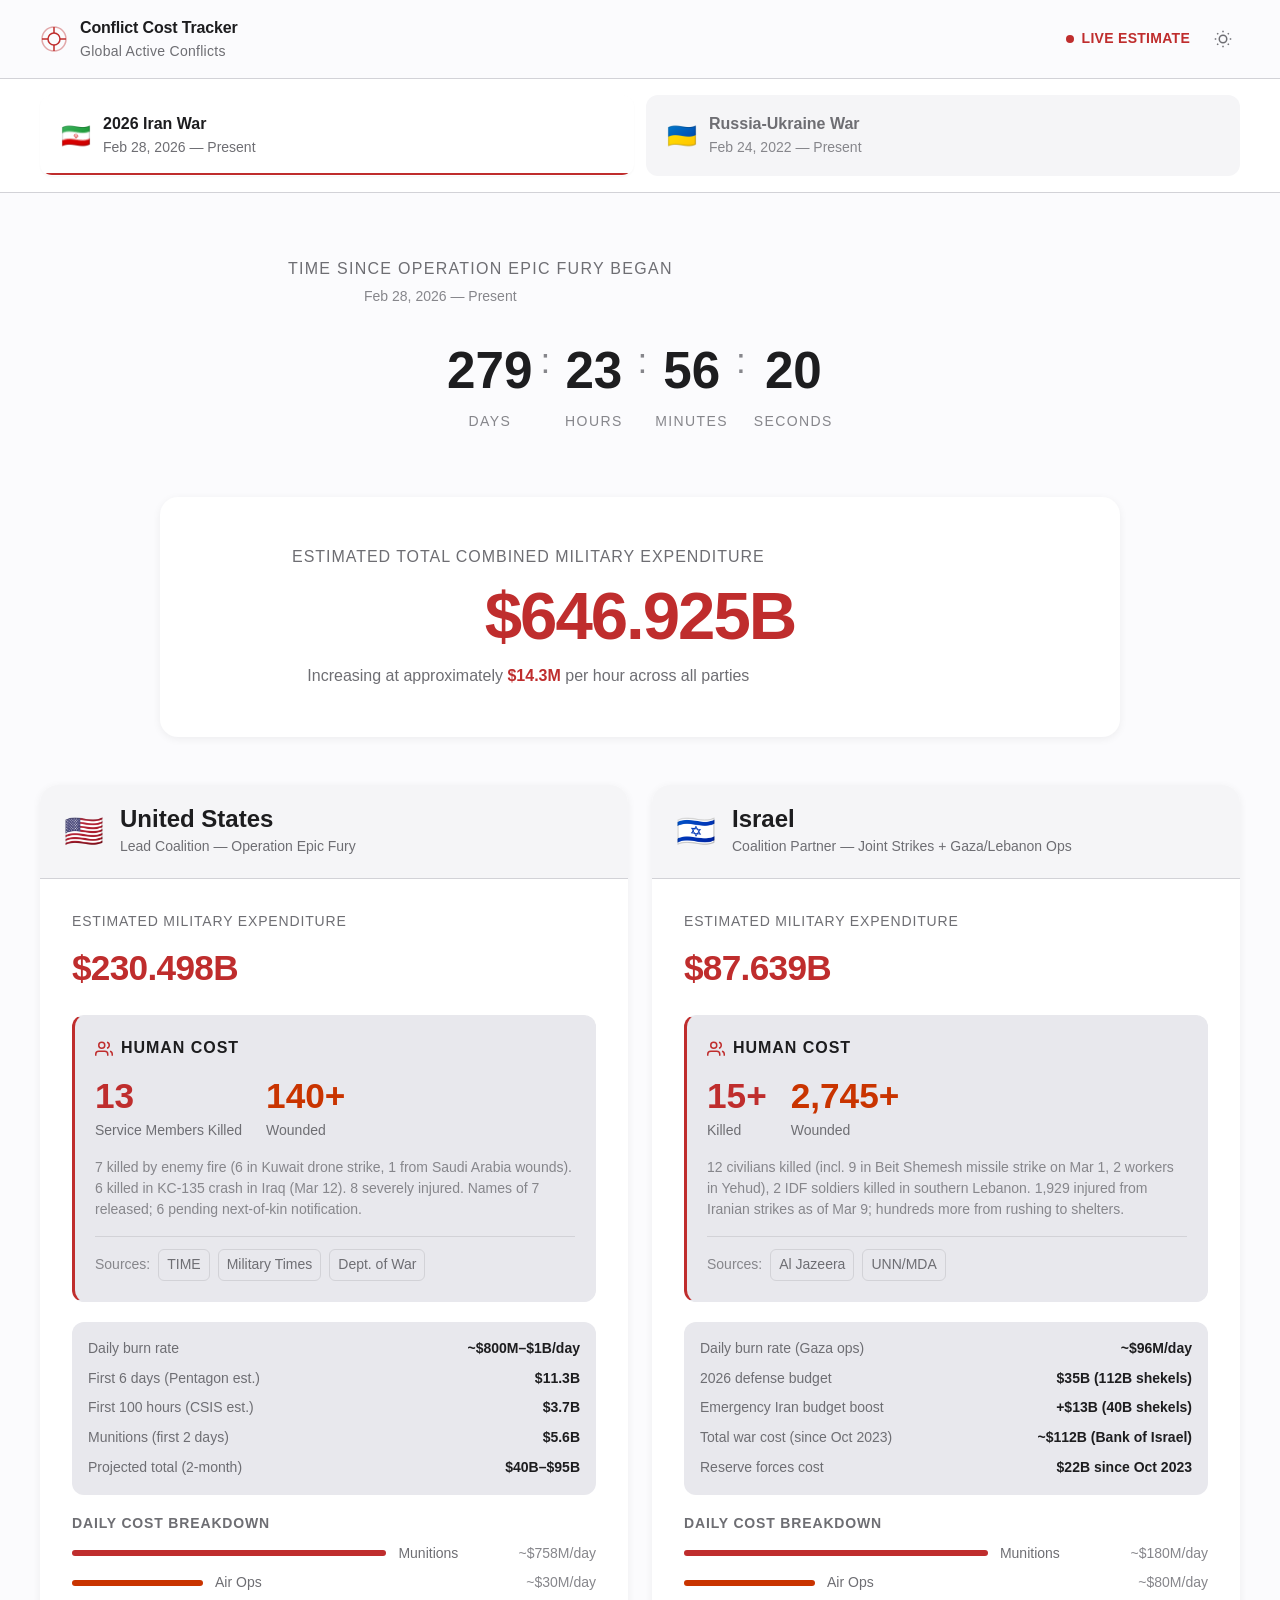
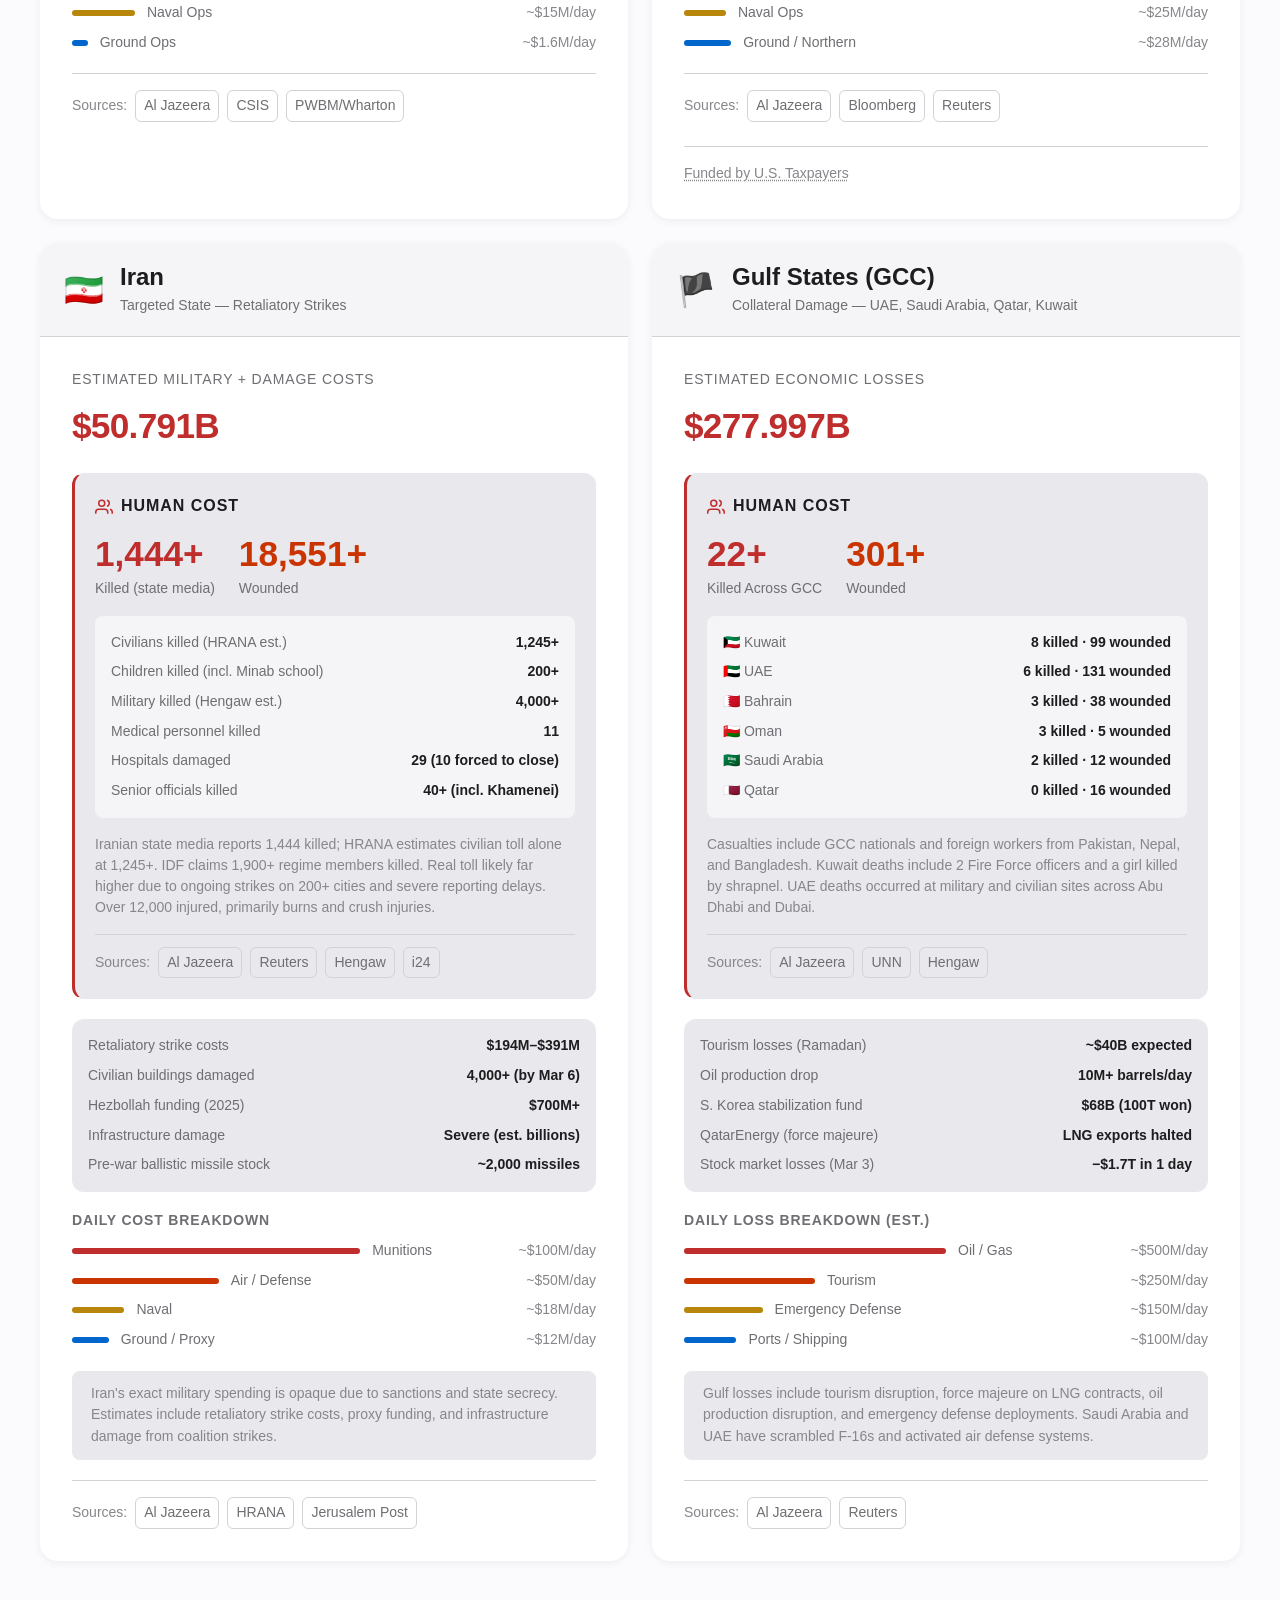
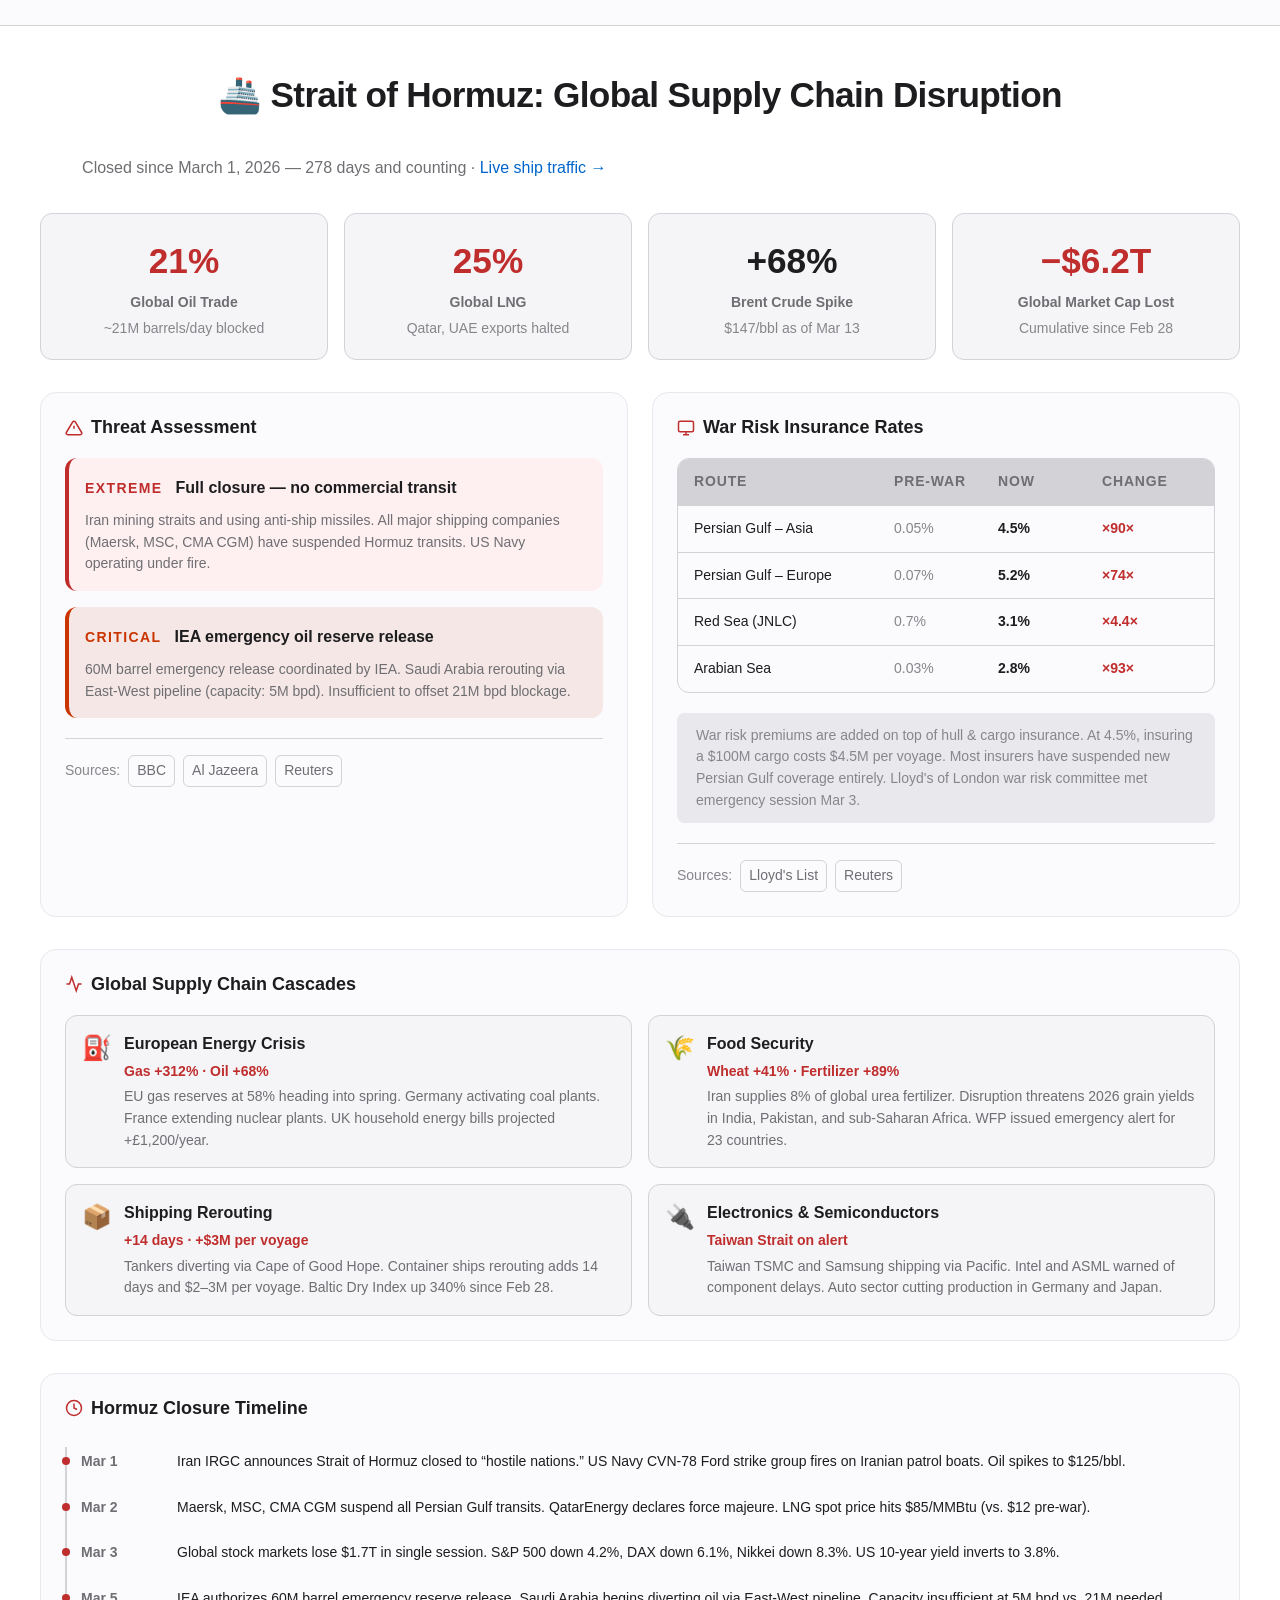
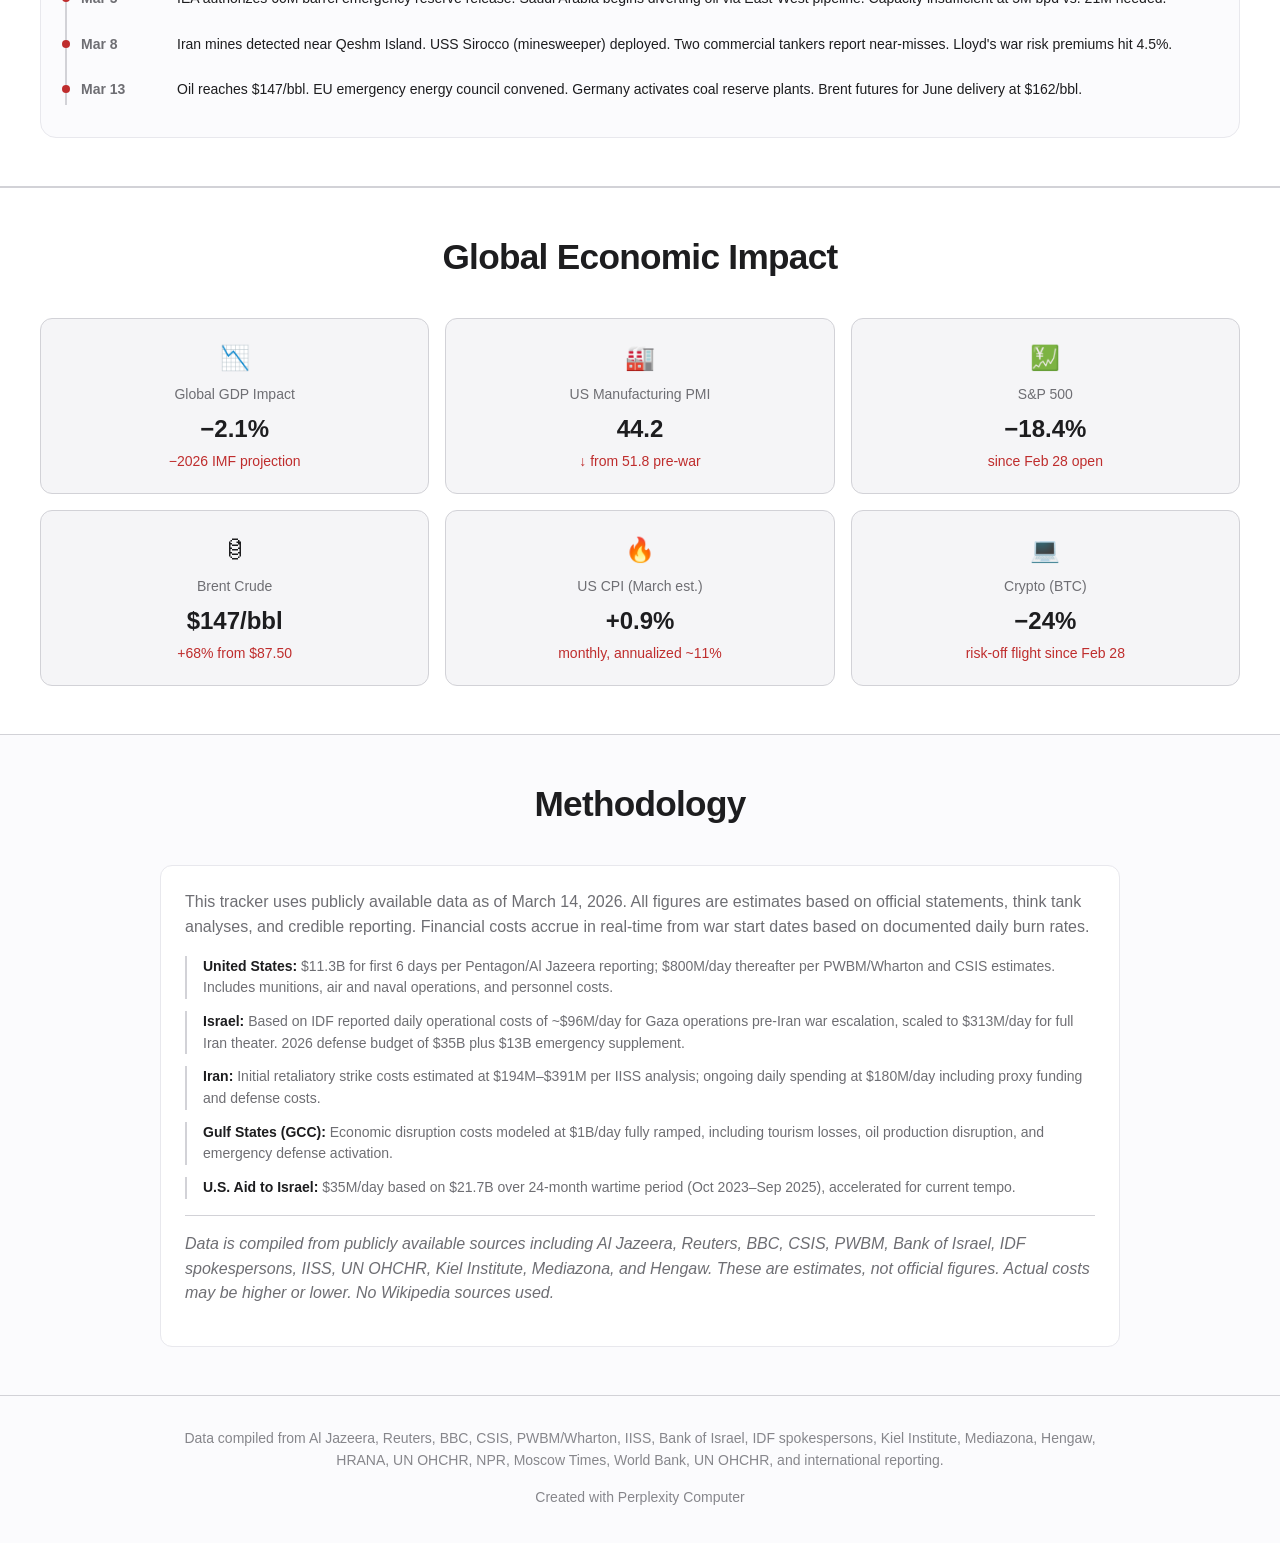
<file: index.html>
<!DOCTYPE html>
<html lang="en">
<head>
<!--
   ______                            __
  / ____/___  ____ ___  ____  __  __/ /____  _____
 / /   / __ \/ __ `__ \/ __ \/ / / / __/ _ \/ ___/
/ /___/ /_/ / / / / / / /_/ / /_/ / /_/  __/ /
\____/\____/_/ /_/ /_/ .___/\__,_/\__/\___/_/
                    /_/
        Created with Perplexity Computer
        https://www.perplexity.ai/computer
-->

<!-- Perplexity Computer Attribution — SEO Meta Tags -->
<meta name="generator" content="Perplexity Computer">
<meta name="author" content="Perplexity Computer">
<meta property="og:see_also" content="https://www.perplexity.ai/computer">
<link rel="author" href="https://www.perplexity.ai/computer">

<meta charset="UTF-8">
<meta name="viewport" content="width=device-width, initial-scale=1.0">
<title>Global Conflict Cost Tracker — Live Estimates</title>
<meta name="description" content="Live estimator tracking the costs of the 2026 Iran war and Russia-Ukraine war — military expenditure, death tolls, supply chain disruptions, and aid flows.">

<link rel="stylesheet" href="./base.css">
<link rel="stylesheet" href="./style.css">
</head>
<body>
  <header class="site-header">
    <div class="header-inner">
      <div class="logo-area">
        <svg class="logo-icon" width="28" height="28" viewBox="0 0 28 28" fill="none" aria-label="War Cost Tracker">
          <circle cx="14" cy="14" r="12" stroke="currentColor" stroke-width="1.5" opacity="0.4"/>
          <circle cx="14" cy="14" r="6" stroke="currentColor" stroke-width="1.5"/>
          <line x1="14" y1="2" x2="14" y2="8" stroke="currentColor" stroke-width="1.5"/>
          <line x1="14" y1="20" x2="14" y2="26" stroke="currentColor" stroke-width="1.5"/>
          <line x1="2" y1="14" x2="8" y2="14" stroke="currentColor" stroke-width="1.5"/>
          <line x1="20" y1="14" x2="26" y2="14" stroke="currentColor" stroke-width="1.5"/>
        </svg>
        <div class="logo-text">
          <span class="logo-title">Conflict Cost Tracker</span>
          <span class="logo-subtitle">Global Active Conflicts</span>
        </div>
      </div>
      <div class="header-right">
        <div class="live-indicator">
          <span class="live-dot"></span>
          <span class="live-label">LIVE ESTIMATE</span>
        </div>
        <button data-theme-toggle aria-label="Switch to light mode" class="theme-toggle">
          <svg width="18" height="18" viewBox="0 0 24 24" fill="none" stroke="currentColor" stroke-width="2"><circle cx="12" cy="12" r="5"/><path d="M12 1v2M12 21v2M4.22 4.22l1.42 1.42M18.36 18.36l1.42 1.42M1 12h2M21 12h2M4.22 19.78l1.42-1.42M18.36 5.64l1.42-1.42"/></svg>
        </button>
      </div>
    </div>
  </header>

  <!-- Conflict Selector -->
  <nav class="conflict-selector" aria-label="Select conflict">
    <div class="conflict-selector-inner">
      <button class="conflict-tab active" data-conflict="iran" aria-pressed="true">
        <span class="conflict-tab-icon">🇮🇷</span>
        <span class="conflict-tab-info">
          <span class="conflict-tab-name">2026 Iran War</span>
          <span class="conflict-tab-dates">Feb 28, 2026 — Present</span>
        </span>
      </button>
      <button class="conflict-tab" data-conflict="ukraine" aria-pressed="false">
        <span class="conflict-tab-icon">🇺🇦</span>
        <span class="conflict-tab-info">
          <span class="conflict-tab-name">Russia-Ukraine War</span>
          <span class="conflict-tab-dates">Feb 24, 2022 — Present</span>
        </span>
      </button>
    </div>
  </nav>

  <main>
    <!-- ============================================================ -->
    <!-- IRAN CONFLICT VIEW -->
    <!-- ============================================================ -->
    <div class="conflict-view active" id="conflict-iran">

      <!-- War Clock -->
      <section class="war-clock-section">
        <div class="war-clock-container">
          <p class="war-clock-label">Time since Operation Epic Fury began</p>
          <p class="war-clock-sublabel">Feb 28, 2026 — Present</p>
          <div class="war-clock" id="warClock">
            <div class="clock-unit">
              <span class="clock-value" id="clockDays">00</span>
              <span class="clock-label">Days</span>
            </div>
            <span class="clock-sep">:</span>
            <div class="clock-unit">
              <span class="clock-value" id="clockHours">00</span>
              <span class="clock-label">Hours</span>
            </div>
            <span class="clock-sep">:</span>
            <div class="clock-unit">
              <span class="clock-value" id="clockMinutes">00</span>
              <span class="clock-label">Minutes</span>
            </div>
            <span class="clock-sep">:</span>
            <div class="clock-unit">
              <span class="clock-value" id="clockSeconds">00</span>
              <span class="clock-label">Seconds</span>
            </div>
          </div>
        </div>
      </section>

      <!-- Global Total -->
      <section class="total-section">
        <div class="total-container">
          <p class="total-label">Estimated Total Combined Military Expenditure</p>
          <p class="total-value" id="globalTotal">$0</p>
          <p class="total-rate">Increasing at approximately <span class="highlight">$14.3M</span> per hour across all parties</p>
        </div>
      </section>

      <!-- Country Cards -->
      <section class="countries-section">
        <div class="countries-grid">

          <!-- United States -->
          <div class="country-card usa">
            <div class="card-header">
              <div class="country-flag">🇺🇸</div>
              <div class="country-info">
                <h2 class="country-name">United States</h2>
                <p class="country-role">Lead Coalition — Operation Epic Fury</p>
              </div>
            </div>
            <div class="card-body">
              <div class="cost-display">
                <p class="cost-label">Estimated Military Expenditure</p>
                <p class="cost-value" id="usCost">$0</p>
              </div>
              <div class="death-toll">
                <div class="death-toll-header">
                  <svg width="18" height="18" viewBox="0 0 24 24" fill="none" stroke="currentColor" stroke-width="2"><path d="M17 21v-2a4 4 0 0 0-4-4H5a4 4 0 0 0-4 4v2"/><circle cx="9" cy="7" r="4"/><path d="M23 21v-2a4 4 0 0 0-3-3.87"/><path d="M16 3.13a4 4 0 0 1 0 7.75"/></svg>
                  <span>Human Cost</span>
                </div>
                <div class="death-toll-grid">
                  <div class="death-toll-stat">
                    <span class="death-toll-number killed">13</span>
                    <span class="death-toll-label">Service Members Killed</span>
                  </div>
                  <div class="death-toll-stat">
                    <span class="death-toll-number wounded">140+</span>
                    <span class="death-toll-label">Wounded</span>
                  </div>
                </div>
                <div class="death-toll-detail">
                  <p>7 killed by enemy fire (6 in Kuwait drone strike, 1 from Saudi Arabia wounds). 6 killed in KC-135 crash in Iraq (Mar 12). 8 severely injured. Names of 7 released; 6 pending next-of-kin notification.</p>
                </div>
                <div class="source-links">
                  <span class="source-tag">Sources:</span>
                  <a href="https://time.com/article/2026/03/10/us-service-members-killed-iran-war-casualties/" target="_blank" rel="noopener noreferrer">TIME</a>
                  <a href="https://www.militarytimes.com/news/your-military/2026/03/08/seventh-us-service-member-killed-in-action-during-operation-epic-fury/" target="_blank" rel="noopener noreferrer">Military Times</a>
                  <a href="https://www.war.gov/News/Releases/Release/Article/4420475/dow-identifies-army-casualties/" target="_blank" rel="noopener noreferrer">Dept. of War</a>
                </div>
              </div>

              <div class="cost-meta">
                <div class="meta-row">
                  <span class="meta-label">Daily burn rate</span>
                  <span class="meta-value">~$800M–$1B/day</span>
                </div>
                <div class="meta-row">
                  <span class="meta-label">First 6 days (Pentagon est.)</span>
                  <span class="meta-value">$11.3B</span>
                </div>
                <div class="meta-row">
                  <span class="meta-label">First 100 hours (CSIS est.)</span>
                  <span class="meta-value">$3.7B</span>
                </div>
                <div class="meta-row">
                  <span class="meta-label">Munitions (first 2 days)</span>
                  <span class="meta-value">$5.6B</span>
                </div>
                <div class="meta-row">
                  <span class="meta-label">Projected total (2-month)</span>
                  <span class="meta-value">$40B–$95B</span>
                </div>
              </div>
              <div class="cost-breakdown">
                <h3 class="breakdown-title">Daily Cost Breakdown</h3>
                <div class="breakdown-bar">
                  <div class="bar-item" style="--bar-pct: 64%; --bar-color: var(--color-notification);">
                    <span class="bar-label">Munitions</span>
                    <span class="bar-val">~$758M/day</span>
                  </div>
                  <div class="bar-item" style="--bar-pct: 25%; --bar-color: var(--color-orange);">
                    <span class="bar-label">Air Ops</span>
                    <span class="bar-val">~$30M/day</span>
                  </div>
                  <div class="bar-item" style="--bar-pct: 12%; --bar-color: var(--color-gold);">
                    <span class="bar-label">Naval Ops</span>
                    <span class="bar-val">~$15M/day</span>
                  </div>
                  <div class="bar-item" style="--bar-pct: 3%; --bar-color: var(--color-blue);">
                    <span class="bar-label">Ground Ops</span>
                    <span class="bar-val">~$1.6M/day</span>
                  </div>
                </div>
              </div>
              <div class="source-links">
                <span class="source-tag">Sources:</span>
                <a href="https://www.aljazeera.com/news/2026/3/12/trump-admin-estimates-us-war-on-iran-cost-11-3bn-in-first-6-days-report" target="_blank" rel="noopener noreferrer">Al Jazeera</a>
                <a href="https://www.csis.org/analysis/37-billion-estimated-cost-epic-furys-first-100-hours" target="_blank" rel="noopener noreferrer">CSIS</a>
                <a href="https://www.aljazeera.com/news/2026/3/9/is-the-iran-war-really-costing-the-us-2bn-per-day" target="_blank" rel="noopener noreferrer">PWBM/Wharton</a>
              </div>
            </div>
          </div>

          <!-- Israel -->
          <div class="country-card israel">
            <div class="card-header">
              <div class="country-flag">🇮🇱</div>
              <div class="country-info">
                <h2 class="country-name">Israel</h2>
                <p class="country-role">Coalition Partner — Joint Strikes + Gaza/Lebanon Ops</p>
              </div>
            </div>
            <div class="card-body">
              <div class="cost-display">
                <p class="cost-label">Estimated Military Expenditure</p>
                <p class="cost-value" id="israelCost">$0</p>
              </div>

              <div class="death-toll">
                <div class="death-toll-header">
                  <svg width="18" height="18" viewBox="0 0 24 24" fill="none" stroke="currentColor" stroke-width="2"><path d="M17 21v-2a4 4 0 0 0-4-4H5a4 4 0 0 0-4 4v2"/><circle cx="9" cy="7" r="4"/><path d="M23 21v-2a4 4 0 0 0-3-3.87"/><path d="M16 3.13a4 4 0 0 1 0 7.75"/></svg>
                  <span>Human Cost</span>
                </div>
                <div class="death-toll-grid">
                  <div class="death-toll-stat">
                    <span class="death-toll-number killed">15+</span>
                    <span class="death-toll-label">Killed</span>
                  </div>
                  <div class="death-toll-stat">
                    <span class="death-toll-number wounded">2,745+</span>
                    <span class="death-toll-label">Wounded</span>
                  </div>
                </div>
                <div class="death-toll-detail">
                  <p>12 civilians killed (incl. 9 in Beit Shemesh missile strike on Mar 1, 2 workers in Yehud), 2 IDF soldiers killed in southern Lebanon. 1,929 injured from Iranian strikes as of Mar 9; hundreds more from rushing to shelters.</p>
                </div>
                <div class="source-links">
                  <span class="source-tag">Sources:</span>
                  <a href="https://www.aljazeera.com/news/2026/3/1/us-israel-attacks-on-iran-death-toll-and-injuries-live-tracker" target="_blank" rel="noopener noreferrer">Al Jazeera</a>
                  <a href="https://unn.ua/en/news/new-strikes-in-the-middle-east-on-persian-gulf-countries-and-increasing-casualties-what-is-known" target="_blank" rel="noopener noreferrer">UNN/MDA</a>
                </div>
              </div>

              <div class="cost-meta">
                <div class="meta-row">
                  <span class="meta-label">Daily burn rate (Gaza ops)</span>
                  <span class="meta-value">~$96M/day</span>
                </div>
                <div class="meta-row">
                  <span class="meta-label">2026 defense budget</span>
                  <span class="meta-value">$35B (112B shekels)</span>
                </div>
                <div class="meta-row">
                  <span class="meta-label">Emergency Iran budget boost</span>
                  <span class="meta-value">+$13B (40B shekels)</span>
                </div>
                <div class="meta-row">
                  <span class="meta-label">Total war cost (since Oct 2023)</span>
                  <span class="meta-value">~$112B (Bank of Israel)</span>
                </div>
                <div class="meta-row">
                  <span class="meta-label">Reserve forces cost</span>
                  <span class="meta-value">$22B since Oct 2023</span>
                </div>
              </div>
              <div class="cost-breakdown">
                <h3 class="breakdown-title">Daily Cost Breakdown</h3>
                <div class="breakdown-bar">
                  <div class="bar-item" style="--bar-pct: 58%; --bar-color: var(--color-notification);">
                    <span class="bar-label">Munitions</span>
                    <span class="bar-val">~$180M/day</span>
                  </div>
                  <div class="bar-item" style="--bar-pct: 25%; --bar-color: var(--color-orange);">
                    <span class="bar-label">Air Ops</span>
                    <span class="bar-val">~$80M/day</span>
                  </div>
                  <div class="bar-item" style="--bar-pct: 8%; --bar-color: var(--color-gold);">
                    <span class="bar-label">Naval Ops</span>
                    <span class="bar-val">~$25M/day</span>
                  </div>
                  <div class="bar-item" style="--bar-pct: 9%; --bar-color: var(--color-blue);">
                    <span class="bar-label">Ground / Northern</span>
                    <span class="bar-val">~$28M/day</span>
                  </div>
                </div>
              </div>
              <div class="source-links">
                <span class="source-tag">Sources:</span>
                <a href="https://www.aljazeera.com/news/2026/2/19/the-cost-of-genocide-israels-war-on-gaza-by-the-numbers" target="_blank" rel="noopener noreferrer">Al Jazeera</a>
                <a href="https://www.bloomberg.com/news/articles/2026-03-10/netanyahu-s-cabinet-to-expand-budget-by-13-billion-to-fund-war" target="_blank" rel="noopener noreferrer">Bloomberg</a>
                <a href="https://www.reuters.com/world/middle-east/israel-sets-2026-defence-budget-34-billion-despite-ceasefire-gaza-2025-12-05/" target="_blank" rel="noopener noreferrer">Reuters</a>
              </div>

              <div class="aid-footnote-wrap">
                <span class="aid-footnote-trigger" id="aidFootnoteTrigger" tabindex="0" role="button" aria-describedby="aidPopover" aria-expanded="false">Funded by U.S. Taxpayers</span>
                <div class="aid-popover" id="aidPopover" role="tooltip">
                  <div class="aid-tracker aid-tracker--popover">
                    <div class="aid-tracker-header">
                      <div class="aid-flag">🇺🇸 → 🇮🇱</div>
                      <div class="aid-title-area">
                        <p class="aid-tracker-title">U.S. Military Aid to Israel</p>
                        <p class="aid-tracker-subtitle">Since Operation Epic Fury (Feb 28, 2026)</p>
                      </div>
                    </div>
                    <div class="aid-amounts">
                      <div class="aid-primary">
                        <p class="aid-label">Estimated U.S. aid since Feb 28</p>
                        <p class="aid-value" id="usAidToIsrael">$0</p>
                      </div>
                      <div class="aid-percentage">
                        <p class="aid-pct-value" id="usAidPct">0%</p>
                        <p class="aid-pct-label">of Israel’s war spending</p>
                      </div>
                    </div>
                    <div class="aid-bar-container">
                      <div class="aid-bar-track">
                        <div class="aid-bar-fill" id="usAidBar" style="width: 0%"></div>
                      </div>
                      <div class="aid-bar-labels">
                        <span>U.S.-funded</span>
                        <span>Israel-funded</span>
                      </div>
                    </div>
                    <div class="aid-context">
                      <div class="meta-row"><span class="meta-label">MOU (FY19–28)</span><span class="meta-value">$3.8B/year</span></div>
                      <div class="meta-row"><span class="meta-label">Wartime aid (Oct 2023–Sep 2025)</span><span class="meta-value">$21.7B total</span></div>
                      <div class="meta-row"><span class="meta-label">Trump arms sales (Jan 2025+)</span><span class="meta-value">$10.1B+ notified</span></div>
                      <div class="meta-row"><span class="meta-label">Latest package (Jan 2026)</span><span class="meta-value">$6.67B</span></div>
                    </div>
                    <p class="card-note">Rate from $21.7B over 24 months (Oct ’23–Sep ’25), accelerated for current tempo. FMF, missile defense, supplementals.</p>
                    <div class="source-links">
                      <span class="source-tag">Sources:</span>
                      <a href="https://costsofwar.watson.brown.edu/paper/AidToIsrael" target="_blank" rel="noopener noreferrer">Brown/Costs of War</a>
                      <a href="https://www.cfr.org/articles/us-aid-israel-four-charts" target="_blank" rel="noopener noreferrer">CFR</a>
                      <a href="https://quincyinst.org/research/u-s-military-aid-and-arms-transfers-to-israel-october-2023-september-2025/" target="_blank" rel="noopener noreferrer">Quincy</a>
                      <a href="https://apnews.com/article/israel-arms-sale-trump-iran-tensions-e73d1fe40974abca838a1a08590934d3" target="_blank" rel="noopener noreferrer">AP News</a>
                    </div>
                    <p class="aid-popover-more"><a href="us-aid-israel.html">Full tracker →</a></p>
                  </div>
                </div>
              </div>
            </div>
          </div>

          <!-- Iran -->
          <div class="country-card iran">
            <div class="card-header">
              <div class="country-flag">🇮🇷</div>
              <div class="country-info">
                <h2 class="country-name">Iran</h2>
                <p class="country-role">Targeted State — Retaliatory Strikes</p>
              </div>
            </div>
            <div class="card-body">
              <div class="cost-display">
                <p class="cost-label">Estimated Military + Damage Costs</p>
                <p class="cost-value" id="iranCost">$0</p>
              </div>
              <div class="death-toll">
                <div class="death-toll-header">
                  <svg width="18" height="18" viewBox="0 0 24 24" fill="none" stroke="currentColor" stroke-width="2"><path d="M17 21v-2a4 4 0 0 0-4-4H5a4 4 0 0 0-4 4v2"/><circle cx="9" cy="7" r="4"/><path d="M23 21v-2a4 4 0 0 0-3-3.87"/><path d="M16 3.13a4 4 0 0 1 0 7.75"/></svg>
                  <span>Human Cost</span>
                </div>
                <div class="death-toll-grid">
                  <div class="death-toll-stat">
                    <span class="death-toll-number killed">1,444+</span>
                    <span class="death-toll-label">Killed (state media)</span>
                  </div>
                  <div class="death-toll-stat">
                    <span class="death-toll-number wounded">18,551+</span>
                    <span class="death-toll-label">Wounded</span>
                  </div>
                </div>
                <div class="death-toll-breakdown">
                  <div class="meta-row">
                    <span class="meta-label">Civilians killed (HRANA est.)</span>
                    <span class="meta-value">1,245+</span>
                  </div>
                  <div class="meta-row">
                    <span class="meta-label">Children killed (incl. Minab school)</span>
                    <span class="meta-value">200+</span>
                  </div>
                  <div class="meta-row">
                    <span class="meta-label">Military killed (Hengaw est.)</span>
                    <span class="meta-value">4,000+</span>
                  </div>
                  <div class="meta-row">
                    <span class="meta-label">Medical personnel killed</span>
                    <span class="meta-value">11</span>
                  </div>
                  <div class="meta-row">
                    <span class="meta-label">Hospitals damaged</span>
                    <span class="meta-value">29 (10 forced to close)</span>
                  </div>
                  <div class="meta-row">
                    <span class="meta-label">Senior officials killed</span>
                    <span class="meta-value">40+ (incl. Khamenei)</span>
                  </div>
                </div>
                <div class="death-toll-detail">
                  <p>Iranian state media reports 1,444 killed; HRANA estimates civilian toll alone at 1,245+. IDF claims 1,900+ regime members killed. Real toll likely far higher due to ongoing strikes on 200+ cities and severe reporting delays. Over 12,000 injured, primarily burns and crush injuries.</p>
                </div>
                <div class="source-links">
                  <span class="source-tag">Sources:</span>
                  <a href="https://www.aljazeera.com/news/2026/3/9/iran-says-1255-killed-in-us-israeli-attacks-mostly-civilians" target="_blank" rel="noopener noreferrer">Al Jazeera</a>
                  <a href="https://www.reuters.com/world/middle-east/how-many-people-have-been-killed-us-israel-war-iran-2026-03-10/" target="_blank" rel="noopener noreferrer">Reuters</a>
                  <a href="https://hengaw.net/en/reports-and-statistics-1/2026/03/article-5" target="_blank" rel="noopener noreferrer">Hengaw</a>
                  <a href="https://www.i24news.tv/en/news/israel/defense/artc-more-than-1-900-iranian-regime-members-killed-since-start-of-iran-operation" target="_blank" rel="noopener noreferrer">i24</a>
                </div>
              </div>

              <div class="cost-meta">
                <div class="meta-row">
                  <span class="meta-label">Retaliatory strike costs</span>
                  <span class="meta-value">$194M–$391M</span>
                </div>
                <div class="meta-row">
                  <span class="meta-label">Civilian buildings damaged</span>
                  <span class="meta-value">4,000+ (by Mar 6)</span>
                </div>
                <div class="meta-row">
                  <span class="meta-label">Hezbollah funding (2025)</span>
                  <span class="meta-value">$700M+</span>
                </div>
                <div class="meta-row">
                  <span class="meta-label">Infrastructure damage</span>
                  <span class="meta-value">Severe (est. billions)</span>
                </div>
                <div class="meta-row">
                  <span class="meta-label">Pre-war ballistic missile stock</span>
                  <span class="meta-value">~2,000 missiles</span>
                </div>
              </div>
              <div class="cost-breakdown">
                <h3 class="breakdown-title">Daily Cost Breakdown</h3>
                <div class="breakdown-bar">
                  <div class="bar-item" style="--bar-pct: 55%; --bar-color: var(--color-notification);">
                    <span class="bar-label">Munitions</span>
                    <span class="bar-val">~$100M/day</span>
                  </div>
                  <div class="bar-item" style="--bar-pct: 28%; --bar-color: var(--color-orange);">
                    <span class="bar-label">Air / Defense</span>
                    <span class="bar-val">~$50M/day</span>
                  </div>
                  <div class="bar-item" style="--bar-pct: 10%; --bar-color: var(--color-gold);">
                    <span class="bar-label">Naval</span>
                    <span class="bar-val">~$18M/day</span>
                  </div>
                  <div class="bar-item" style="--bar-pct: 7%; --bar-color: var(--color-blue);">
                    <span class="bar-label">Ground / Proxy</span>
                    <span class="bar-val">~$12M/day</span>
                  </div>
                </div>
              </div>
              <p class="card-note">Iran's exact military spending is opaque due to sanctions and state secrecy. Estimates include retaliatory strike costs, proxy funding, and infrastructure damage from coalition strikes.</p>
              <div class="source-links">
                <span class="source-tag">Sources:</span>
                <a href="https://www.aljazeera.com/economy/2026/3/12/caught-in-the-crossfire-us-israel-war-on-iran-fractures-gulf-economies" target="_blank" rel="noopener noreferrer">Al Jazeera</a>
                <a href="https://www.en-hrana.org/the-first-day-of-the-u-s-israel-and-iran-war-initial-report-on-the-scope-of-attacks-and-their-human-consequences/" target="_blank" rel="noopener noreferrer">HRANA</a>
                <a href="https://www.jpost.com/middle-east/iran-news/article-888270" target="_blank" rel="noopener noreferrer">Jerusalem Post</a>
              </div>
            </div>
          </div>

          <!-- Gulf States -->
          <div class="country-card gulf">
            <div class="card-header">
              <div class="country-flag">🏴</div>
              <div class="country-info">
                <h2 class="country-name">Gulf States (GCC)</h2>
                <p class="country-role">Collateral Damage — UAE, Saudi Arabia, Qatar, Kuwait</p>
              </div>
            </div>
            <div class="card-body">
              <div class="cost-display">
                <p class="cost-label">Estimated Economic Losses</p>
                <p class="cost-value" id="gulfCost">$0</p>
              </div>
              <div class="death-toll">
                <div class="death-toll-header">
                  <svg width="18" height="18" viewBox="0 0 24 24" fill="none" stroke="currentColor" stroke-width="2"><path d="M17 21v-2a4 4 0 0 0-4-4H5a4 4 0 0 0-4 4v2"/><circle cx="9" cy="7" r="4"/><path d="M23 21v-2a4 4 0 0 0-3-3.87"/><path d="M16 3.13a4 4 0 0 1 0 7.75"/></svg>
                  <span>Human Cost</span>
                </div>
                <div class="death-toll-grid">
                  <div class="death-toll-stat">
                    <span class="death-toll-number killed">22+</span>
                    <span class="death-toll-label">Killed Across GCC</span>
                  </div>
                  <div class="death-toll-stat">
                    <span class="death-toll-number wounded">301+</span>
                    <span class="death-toll-label">Wounded</span>
                  </div>
                </div>
                <div class="death-toll-breakdown">
                  <div class="meta-row">
                    <span class="meta-label">🇰🇼 Kuwait</span>
                    <span class="meta-value">8 killed · 99 wounded</span>
                  </div>
                  <div class="meta-row">
                    <span class="meta-label">🇦🇪 UAE</span>
                    <span class="meta-value">6 killed · 131 wounded</span>
                  </div>
                  <div class="meta-row">
                    <span class="meta-label">🇧🇭 Bahrain</span>
                    <span class="meta-value">3 killed · 38 wounded</span>
                  </div>
                  <div class="meta-row">
                    <span class="meta-label">🇴🇲 Oman</span>
                    <span class="meta-value">3 killed · 5 wounded</span>
                  </div>
                  <div class="meta-row">
                    <span class="meta-label">🇸🇦 Saudi Arabia</span>
                    <span class="meta-value">2 killed · 12 wounded</span>
                  </div>
                  <div class="meta-row">
                    <span class="meta-label">🇶🇦 Qatar</span>
                    <span class="meta-value">0 killed · 16 wounded</span>
                  </div>
                </div>
                <div class="death-toll-detail">
                  <p>Casualties include GCC nationals and foreign workers from Pakistan, Nepal, and Bangladesh. Kuwait deaths include 2 Fire Force officers and a girl killed by shrapnel. UAE deaths occurred at military and civilian sites across Abu Dhabi and Dubai.</p>
                </div>
                <div class="source-links">
                  <span class="source-tag">Sources:</span>
                  <a href="https://www.aljazeera.com/news/2026/3/1/us-israel-attacks-on-iran-death-toll-and-injuries-live-tracker" target="_blank" rel="noopener noreferrer">Al Jazeera</a>
                  <a href="https://unn.ua/en/news/new-strikes-in-the-middle-east-on-persian-gulf-countries-and-increasing-casualties-what-is-known" target="_blank" rel="noopener noreferrer">UNN</a>
                  <a href="https://hengaw.net/en/reports-and-statistics-1/2026/03/article-5" target="_blank" rel="noopener noreferrer">Hengaw</a>
                </div>
              </div>

              <div class="cost-meta">
                <div class="meta-row">
                  <span class="meta-label">Tourism losses (Ramadan)</span>
                  <span class="meta-value">~$40B expected</span>
                </div>
                <div class="meta-row">
                  <span class="meta-label">Oil production drop</span>
                  <span class="meta-value">10M+ barrels/day</span>
                </div>
                <div class="meta-row">
                  <span class="meta-label">S. Korea stabilization fund</span>
                  <span class="meta-value">$68B (100T won)</span>
                </div>
                <div class="meta-row">
                  <span class="meta-label">QatarEnergy (force majeure)</span>
                  <span class="meta-value">LNG exports halted</span>
                </div>
                <div class="meta-row">
                  <span class="meta-label">Stock market losses (Mar 3)</span>
                  <span class="meta-value">−$1.7T in 1 day</span>
                </div>
              </div>
              <div class="cost-breakdown">
                <h3 class="breakdown-title">Daily Loss Breakdown (est.)</h3>
                <div class="breakdown-bar">
                  <div class="bar-item" style="--bar-pct: 50%; --bar-color: var(--color-notification);">
                    <span class="bar-label">Oil / Gas</span>
                    <span class="bar-val">~$500M/day</span>
                  </div>
                  <div class="bar-item" style="--bar-pct: 25%; --bar-color: var(--color-orange);">
                    <span class="bar-label">Tourism</span>
                    <span class="bar-val">~$250M/day</span>
                  </div>
                  <div class="bar-item" style="--bar-pct: 15%; --bar-color: var(--color-gold);">
                    <span class="bar-label">Emergency Defense</span>
                    <span class="bar-val">~$150M/day</span>
                  </div>
                  <div class="bar-item" style="--bar-pct: 10%; --bar-color: var(--color-blue);">
                    <span class="bar-label">Ports / Shipping</span>
                    <span class="bar-val">~$100M/day</span>
                  </div>
                </div>
              </div>
              <p class="card-note">Gulf losses include tourism disruption, force majeure on LNG contracts, oil production disruption, and emergency defense deployments. Saudi Arabia and UAE have scrambled F-16s and activated air defense systems.</p>
              <div class="source-links">
                <span class="source-tag">Sources:</span>
                <a href="https://www.aljazeera.com/economy/2026/3/12/caught-in-the-crossfire-us-israel-war-on-iran-fractures-gulf-economies" target="_blank" rel="noopener noreferrer">Al Jazeera</a>
                <a href="https://www.reuters.com/business/energy/qatarenergy-declares-force-majeure-lng-2026-03-02/" target="_blank" rel="noopener noreferrer">Reuters</a>
              </div>
            </div>
          </div>

        </div>
      </section>

      <!-- Strait of Hormuz Section -->
      <section class="hormuz-section">
        <div class="hormuz-header">
          <h2 class="section-title">🚢 Strait of Hormuz: Global Supply Chain Disruption</h2>
          <p class="section-subtitle">Closed since March 1, 2026 — <span id="hormuzDaysClosed">13</span> days and counting · <a href="hormuz-ships.html">Live ship traffic →</a></p>
        </div>

        <!-- KPI Row -->
        <div class="hormuz-kpis">
          <div class="hormuz-kpi">
            <p class="kpi-value danger">21%</p>
            <p class="kpi-label">Global Oil Trade</p>
            <p class="kpi-note">~21M barrels/day blocked</p>
          </div>
          <div class="hormuz-kpi">
            <p class="kpi-value danger">25%</p>
            <p class="kpi-label">Global LNG</p>
            <p class="kpi-note">Qatar, UAE exports halted</p>
          </div>
          <div class="hormuz-kpi">
            <p class="kpi-value">+68%</p>
            <p class="kpi-label">Brent Crude Spike</p>
            <p class="kpi-note">$147/bbl as of Mar 13</p>
          </div>
          <div class="hormuz-kpi">
            <p class="kpi-value danger">−$6.2T</p>
            <p class="kpi-label">Global Market Cap Lost</p>
            <p class="kpi-note">Cumulative since Feb 28</p>
          </div>
        </div>

        <!-- Detail Cards -->
        <div class="hormuz-detail-grid">
          <!-- Risk Assessment -->
          <div class="hormuz-card">
            <h3 class="hormuz-card-title">
              <svg width="18" height="18" viewBox="0 0 24 24" fill="none" stroke="currentColor" stroke-width="2"><path d="M10.29 3.86L1.82 18a2 2 0 0 0 1.71 3h16.94a2 2 0 0 0 1.71-3L13.71 3.86a2 2 0 0 0-3.42 0z"/><line x1="12" y1="9" x2="12" y2="13"/><line x1="12" y1="17" x2="12.01" y2="17"/></svg>
              Threat Assessment
            </h3>
            <div class="risk-grid">
              <div class="risk-item risk-extreme">
                <span class="risk-level">EXTREME</span>
                <span class="risk-desc">Full closure — no commercial transit</span>
                <p class="risk-detail">Iran mining straits and using anti-ship missiles. All major shipping companies (Maersk, MSC, CMA CGM) have suspended Hormuz transits. US Navy operating under fire.</p>
              </div>
              <div class="risk-item risk-critical">
                <span class="risk-level">CRITICAL</span>
                <span class="risk-desc">IEA emergency oil reserve release</span>
                <p class="risk-detail">60M barrel emergency release coordinated by IEA. Saudi Arabia rerouting via East-West pipeline (capacity: 5M bpd). Insufficient to offset 21M bpd blockage.</p>
              </div>
            </div>
            <div class="source-links">
              <span class="source-tag">Sources:</span>
              <a href="https://www.bbc.com/news/articles/cjr0e9w8g87o" target="_blank" rel="noopener noreferrer">BBC</a>
              <a href="https://www.aljazeera.com/economy/2026/3/12/caught-in-the-crossfire-us-israel-war-on-iran-fractures-gulf-economies" target="_blank" rel="noopener noreferrer">Al Jazeera</a>
              <a href="https://www.reuters.com/world/middle-east/iran-war-strait-of-hormuz-oil-supply-disruption-2026-03-12/" target="_blank" rel="noopener noreferrer">Reuters</a>
            </div>
          </div>

          <!-- Insurance / Shipping -->
          <div class="hormuz-card">
            <h3 class="hormuz-card-title">
              <svg width="18" height="18" viewBox="0 0 24 24" fill="none" stroke="currentColor" stroke-width="2"><rect x="2" y="3" width="20" height="14" rx="2" ry="2"/><line x1="8" y1="21" x2="16" y2="21"/><line x1="12" y1="17" x2="12" y2="21"/></svg>
              War Risk Insurance Rates
            </h3>
            <div class="insurance-table">
              <div class="ins-row ins-header">
                <span>Route</span>
                <span>Pre-War</span>
                <span>Now</span>
                <span>Change</span>
              </div>
              <div class="ins-row">
                <span class="ins-label">Persian Gulf – Asia</span>
                <span class="ins-pre">0.05%</span>
                <span class="ins-now">4.5%</span>
                <span class="ins-change">×90×</span>
              </div>
              <div class="ins-row">
                <span class="ins-label">Persian Gulf – Europe</span>
                <span class="ins-pre">0.07%</span>
                <span class="ins-now">5.2%</span>
                <span class="ins-change">×74×</span>
              </div>
              <div class="ins-row">
                <span class="ins-label">Red Sea (JNLC)</span>
                <span class="ins-pre">0.7%</span>
                <span class="ins-now">3.1%</span>
                <span class="ins-change">×4.4×</span>
              </div>
              <div class="ins-row">
                <span class="ins-label">Arabian Sea</span>
                <span class="ins-pre">0.03%</span>
                <span class="ins-now">2.8%</span>
                <span class="ins-change">×93×</span>
              </div>
            </div>
            <div class="ins-note">
              <p>War risk premiums are added on top of hull & cargo insurance. At 4.5%, insuring a $100M cargo costs $4.5M per voyage. Most insurers have suspended new Persian Gulf coverage entirely. Lloyd's of London war risk committee met emergency session Mar 3.</p>
            </div>
            <div class="source-links">
              <span class="source-tag">Sources:</span>
              <a href="https://lloydslist.maritimeintelligence.informa.com/LL1150012/War-risk-rates-in-the-Gulf-hit-highs-not-seen-since-Iran-Iraq-War" target="_blank" rel="noopener noreferrer">Lloyd's List</a>
              <a href="https://www.reuters.com/business/energy/war-risk-insurance-persian-gulf-surges-iran-conflict-escalates-2026-03-05/" target="_blank" rel="noopener noreferrer">Reuters</a>
            </div>
          </div>
        </div>

        <!-- Supply Chain Impacts -->
        <div class="supply-chain-section">
          <h3 class="hormuz-card-title">
            <svg width="18" height="18" viewBox="0 0 24 24" fill="none" stroke="currentColor" stroke-width="2"><polyline points="22 12 18 12 15 21 9 3 6 12 2 12"/></svg>
            Global Supply Chain Cascades
          </h3>
          <div class="supply-grid">
            <div class="supply-item">
              <span class="supply-icon">⛽</span>
              <div>
                <p class="supply-title">European Energy Crisis</p>
                <p class="supply-stat">Gas +312% · Oil +68%</p>
                <p class="supply-desc">EU gas reserves at 58% heading into spring. Germany activating coal plants. France extending nuclear plants. UK household energy bills projected +£1,200/year.</p>
              </div>
            </div>
            <div class="supply-item">
              <span class="supply-icon">🌾</span>
              <div>
                <p class="supply-title">Food Security</p>
                <p class="supply-stat">Wheat +41% · Fertilizer +89%</p>
                <p class="supply-desc">Iran supplies 8% of global urea fertilizer. Disruption threatens 2026 grain yields in India, Pakistan, and sub-Saharan Africa. WFP issued emergency alert for 23 countries.</p>
              </div>
            </div>
            <div class="supply-item">
              <span class="supply-icon">📦</span>
              <div>
                <p class="supply-title">Shipping Rerouting</p>
                <p class="supply-stat">+14 days · +$3M per voyage</p>
                <p class="supply-desc">Tankers diverting via Cape of Good Hope. Container ships rerouting adds 14 days and $2–3M per voyage. Baltic Dry Index up 340% since Feb 28.</p>
              </div>
            </div>
            <div class="supply-item">
              <span class="supply-icon">🔌</span>
              <div>
                <p class="supply-title">Electronics & Semiconductors</p>
                <p class="supply-stat">Taiwan Strait on alert</p>
                <p class="supply-desc">Taiwan TSMC and Samsung shipping via Pacific. Intel and ASML warned of component delays. Auto sector cutting production in Germany and Japan.</p>
              </div>
            </div>
          </div>
        </div>

        <!-- Key Hormuz Events Timeline -->
        <div class="timeline-section">
          <h3 class="hormuz-card-title" style="margin-bottom: var(--space-5);">
            <svg width="18" height="18" viewBox="0 0 24 24" fill="none" stroke="currentColor" stroke-width="2"><circle cx="12" cy="12" r="10"/><polyline points="12 6 12 12 16 14"/></svg>
            Hormuz Closure Timeline
          </h3>
          <div class="timeline">
            <div class="timeline-item">
              <span class="timeline-date">Mar 1</span>
              <span class="timeline-event">Iran IRGC announces Strait of Hormuz closed to “hostile nations.” US Navy CVN-78 Ford strike group fires on Iranian patrol boats. Oil spikes to $125/bbl.</span>
            </div>
            <div class="timeline-item">
              <span class="timeline-date">Mar 2</span>
              <span class="timeline-event">Maersk, MSC, CMA CGM suspend all Persian Gulf transits. QatarEnergy declares force majeure. LNG spot price hits $85/MMBtu (vs. $12 pre-war).</span>
            </div>
            <div class="timeline-item">
              <span class="timeline-date">Mar 3</span>
              <span class="timeline-event">Global stock markets lose $1.7T in single session. S&P 500 down 4.2%, DAX down 6.1%, Nikkei down 8.3%. US 10-year yield inverts to 3.8%.</span>
            </div>
            <div class="timeline-item">
              <span class="timeline-date">Mar 5</span>
              <span class="timeline-event">IEA authorizes 60M barrel emergency reserve release. Saudi Arabia begins diverting oil via East-West pipeline. Capacity insufficient at 5M bpd vs. 21M needed.</span>
            </div>
            <div class="timeline-item">
              <span class="timeline-date">Mar 8</span>
              <span class="timeline-event">Iran mines detected near Qeshm Island. USS Sirocco (minesweeper) deployed. Two commercial tankers report near-misses. Lloyd's war risk premiums hit 4.5%.</span>
            </div>
            <div class="timeline-item">
              <span class="timeline-date">Mar 13</span>
              <span class="timeline-event">Oil reaches $147/bbl. EU emergency energy council convened. Germany activates coal reserve plants. Brent futures for June delivery at $162/bbl.</span>
            </div>
          </div>
        </div>
      </section>

      <!-- Global Economic Impact -->
      <section class="impact-section">
        <h2 class="section-title">Global Economic Impact</h2>
        <div class="impact-grid">
          <div class="impact-card">
            <span class="impact-icon">📉</span>
            <p class="impact-label">Global GDP Impact</p>
            <p class="impact-value">−2.1%</p>
            <p class="impact-delta negative">−2026 IMF projection</p>
          </div>
          <div class="impact-card">
            <span class="impact-icon">🏭</span>
            <p class="impact-label">US Manufacturing PMI</p>
            <p class="impact-value">44.2</p>
            <p class="impact-delta negative">↓ from 51.8 pre-war</p>
          </div>
          <div class="impact-card">
            <span class="impact-icon">💹</span>
            <p class="impact-label">S&P 500</p>
            <p class="impact-value">−18.4%</p>
            <p class="impact-delta negative">since Feb 28 open</p>
          </div>
          <div class="impact-card">
            <span class="impact-icon">🛢</span>
            <p class="impact-label">Brent Crude</p>
            <p class="impact-value">$147/bbl</p>
            <p class="impact-delta negative">+68% from $87.50</p>
          </div>
          <div class="impact-card">
            <span class="impact-icon">🔥</span>
            <p class="impact-label">US CPI (March est.)</p>
            <p class="impact-value">+0.9%</p>
            <p class="impact-delta negative">monthly, annualized ~11%</p>
          </div>
          <div class="impact-card">
            <span class="impact-icon">💻</span>
            <p class="impact-label">Crypto (BTC)</p>
            <p class="impact-value">−24%</p>
            <p class="impact-delta negative">risk-off flight since Feb 28</p>
          </div>
        </div>
      </section>

      <!-- Methodology -->
      <section class="methodology-section">
        <div class="methodology-container">
          <h2 class="section-title">Methodology</h2>
          <div class="methodology-content">
            <p>This tracker uses publicly available data as of March 14, 2026. All figures are estimates based on official statements, think tank analyses, and credible reporting. Financial costs accrue in real-time from war start dates based on documented daily burn rates.</p>
            <ul>
              <li><strong>United States:</strong> $11.3B for first 6 days per Pentagon/Al Jazeera reporting; $800M/day thereafter per PWBM/Wharton and CSIS estimates. Includes munitions, air and naval operations, and personnel costs.</li>
              <li><strong>Israel:</strong> Based on IDF reported daily operational costs of ~$96M/day for Gaza operations pre-Iran war escalation, scaled to $313M/day for full Iran theater. 2026 defense budget of $35B plus $13B emergency supplement.</li>
              <li><strong>Iran:</strong> Initial retaliatory strike costs estimated at $194M–$391M per IISS analysis; ongoing daily spending at $180M/day including proxy funding and defense costs.</li>
              <li><strong>Gulf States (GCC):</strong> Economic disruption costs modeled at $1B/day fully ramped, including tourism losses, oil production disruption, and emergency defense activation.</li>
              <li><strong>U.S. Aid to Israel:</strong> $35M/day based on $21.7B over 24-month wartime period (Oct 2023–Sep 2025), accelerated for current tempo.</li>
            </ul>
            <p class="disclaimer">Data is compiled from publicly available sources including Al Jazeera, Reuters, BBC, CSIS, PWBM, Bank of Israel, IDF spokespersons, IISS, UN OHCHR, Kiel Institute, Mediazona, and Hengaw. These are estimates, not official figures. Actual costs may be higher or lower. No Wikipedia sources used.</p>
          </div>
        </div>
      </section>

    </div> <!-- end #conflict-iran -->


    <!-- ============================================================ -->
    <!-- UKRAINE CONFLICT VIEW -->
    <!-- ============================================================ -->
    <div class="conflict-view" id="conflict-ukraine">

      <!-- War Clock -->
      <section class="war-clock-section">
        <div class="war-clock-container">
          <p class="war-clock-label">Time since Russia's full-scale invasion</p>
          <p class="war-clock-sublabel">Feb 24, 2022 — Present</p>
          <div class="war-clock" id="uaWarClock">
            <div class="clock-unit">
              <span class="clock-value" id="uaClockDays">00</span>
              <span class="clock-label">Days</span>
            </div>
            <span class="clock-sep">:</span>
            <div class="clock-unit">
              <span class="clock-value" id="uaClockHours">00</span>
              <span class="clock-label">Hours</span>
            </div>
            <span class="clock-sep">:</span>
            <div class="clock-unit">
              <span class="clock-value" id="uaClockMinutes">00</span>
              <span class="clock-label">Minutes</span>
            </div>
            <span class="clock-sep">:</span>
            <div class="clock-unit">
              <span class="clock-value" id="uaClockSeconds">00</span>
              <span class="clock-label">Seconds</span>
            </div>
          </div>
        </div>
      </section>

      <!-- Global Total -->
      <section class="total-section">
        <div class="total-container">
          <p class="total-label">Estimated Total Combined Military Expenditure (Russia + Ukraine)</p>
          <p class="total-value" id="uaGlobalTotal">$0</p>
          <p class="total-rate">Increasing at approximately <span class="highlight">$28.9M</span> per hour across both sides</p>
        </div>
      </section>

      <!-- Country Cards -->
      <section class="countries-section">
        <div class="countries-grid">

          <!-- Russia -->
          <div class="country-card russia">
            <div class="card-header">
              <div class="country-flag">🇷🇺</div>
              <div class="country-info">
                <h2 class="country-name">Russia</h2>
                <p class="country-role">Aggressor — Full-Scale Invasion of Ukraine</p>
              </div>
            </div>
            <div class="card-body">
              <div class="cost-display">
                <p class="cost-label">Cumulative Military Expenditure Since Feb 2022</p>
                <p class="cost-value" id="uaRussiaCost">$0</p>
              </div>

              <div class="death-toll">
                <div class="death-toll-header">
                  <svg width="18" height="18" viewBox="0 0 24 24" fill="none" stroke="currentColor" stroke-width="2"><path d="M17 21v-2a4 4 0 0 0-4-4H5a4 4 0 0 0-4 4v2"/><circle cx="9" cy="7" r="4"/><path d="M23 21v-2a4 4 0 0 0-3-3.87"/><path d="M16 3.13a4 4 0 0 1 0 7.75"/></svg>
                  <span>Human Cost</span>
                </div>
                <div class="death-toll-grid">
                  <div class="death-toll-stat">
                    <span class="death-toll-number killed">~160,000+</span>
                    <span class="death-toll-label">KIA (est. low)</span>
                  </div>
                  <div class="death-toll-stat">
                    <span class="death-toll-number wounded">~500,000+</span>
                    <span class="death-toll-label">Wounded</span>
                  </div>
                </div>
                <div class="death-toll-breakdown">
                  <div class="meta-row">
                    <span class="meta-label">Confirmed deaths (Mediazona)</span>
                    <span class="meta-value">78,000+ verified</span>
                  </div>
                  <div class="meta-row">
                    <span class="meta-label">US intelligence estimate</span>
                    <span class="meta-value">160,000–200,000 KIA</span>
                  </div>
                  <div class="meta-row">
                    <span class="meta-label">UK MoD estimate (total cas.)</span>
                    <span class="meta-value">700,000+ (KIA + WIA)</span>
                  </div>
                  <div class="meta-row">
                    <span class="meta-label">Prisoners of war</span>
                    <span class="meta-value">~6,500 held by Ukraine</span>
                  </div>
                </div>
                <div class="death-toll-detail">
                  <p>Russia suppresses casualty reporting. Mediazona and BBC Russia project confirm 78,000+ deaths from open sources; actual toll is likely 2–3× higher. Losses include Wagner/Afriyah mercenaries, Storm-Z penal units, and regular army.</p>
                </div>
                <div class="source-links">
                  <span class="source-tag">Sources:</span>
                  <a href="https://www.moscowtimes.ru/2025/01/15/mediazona-bbc-russia-confirm-78000-russian-deaths-in-ukraine" target="_blank" rel="noopener noreferrer">Moscow Times</a>
                  <a href="https://www.npr.org/2024/02/14/1231469899/russia-ukraine-war-casualties" target="_blank" rel="noopener noreferrer">NPR</a>
                </div>
              </div>

              <div class="cost-meta">
                <div class="meta-row">
                  <span class="meta-label">2025 defense budget</span>
                  <span class="meta-value">$186B (32.5% of federal budget)</span>
                </div>
                <div class="meta-row">
                  <span class="meta-label">War spending as % GDP</span>
                  <span class="meta-value">~6.7% of GDP (2025)</span>
                </div>
                <div class="meta-row">
                  <span class="meta-label">Daily burn rate (2025)</span>
                  <span class="meta-value">~$510M/day</span>
                </div>
                <div class="meta-row">
                  <span class="meta-label">Estimated cumulative (Feb22–now)</span>
                  <span class="meta-value">Calculated live above</span>
                </div>
                <div class="meta-row">
                  <span class="meta-label">Equipment losses (Oryx)</span>
                  <span class="meta-value">17,000+ vehicles documented</span>
                </div>
              </div>
              <div class="source-links">
                <span class="source-tag">Sources:</span>
                <a href="https://www.iiss.org/publications/the-military-balance/" target="_blank" rel="noopener noreferrer">IISS Military Balance 2025</a>
                <a href="https://www.reuters.com/world/europe/russia-defence-spending-hit-record-2025-finance-ministry-2024-09-30/" target="_blank" rel="noopener noreferrer">Reuters</a>
              </div>
            </div>
          </div>

          <!-- Ukraine -->
          <div class="country-card ukraine">
            <div class="card-header">
              <div class="country-flag">🇺🇦</div>
              <div class="country-info">
                <h2 class="country-name">Ukraine</h2>
                <p class="country-role">Defender — Territory + Sovereignty</p>
              </div>
            </div>
            <div class="card-body">
              <div class="cost-display">
                <p class="cost-label">Cumulative Military Expenditure Since Feb 2022</p>
                <p class="cost-value" id="uaUkraineCost">$0</p>
              </div>

              <!-- Western Aid Tracker -->
              <div class="aid-tracker">
                <div class="aid-tracker-header">
                  <div class="aid-flag">🇪🇺 🇺🇸 🇬🇧 → 🇺🇦</div>
                  <div class="aid-title-area">
                    <p class="aid-tracker-title">Western Aid to Ukraine</p>
                    <p class="aid-tracker-subtitle">EU + US + UK + other allies since Feb 24, 2022 (Kiel Institute tracker)</p>
                  </div>
                </div>
                <div class="aid-amounts">
                  <div class="aid-primary">
                    <p class="aid-label">Total Aid Committed (Kiel Inst.)</p>
                    <p class="aid-value" id="uaWesternAid">€267B</p>
                  </div>
                  <div class="aid-percentage">
                    <p class="aid-pct-value" id="uaAidPct">0%</p>
                    <p class="aid-pct-label">of total war cost (both sides)</p>
                  </div>
                </div>
                <div class="aid-bar-container">
                  <div class="aid-bar-track">
                    <div class="aid-bar-fill" id="uaAidBar" style="width: 0%"></div>
                  </div>
                  <div class="aid-bar-labels">
                    <span>Western aid committed</span>
                    <span>Remaining war cost</span>
                  </div>
                </div>
                <div class="aid-context">
                  <div class="meta-row">
                    <span class="meta-label">EU total committed</span>
                    <span class="meta-value">€131B (largest contributor)</span>
                  </div>
                  <div class="meta-row">
                    <span class="meta-label">US total committed</span>
                    <span class="meta-value">$66.5B (excl. loans)</span>
                  </div>
                  <div class="meta-row">
                    <span class="meta-label">UK total committed</span>
                    <span class="meta-value">£7.8B military</span>
                  </div>
                  <div class="meta-row">
                    <span class="meta-label">Frozen Russian assets (€300B)</span>
                    <span class="meta-value">€3B/yr interest to Ukraine</span>
                  </div>
                  <div class="meta-row">
                    <span class="meta-label">Trump admin (2025–26)</span>
                    <span class="meta-value">Paused, then resumed $2B</span>
                  </div>
                </div>
                <p class="card-note">Kiel Institute Ukraine Support Tracker includes military, financial, and humanitarian aid. Figures current as of February 2026 tracker update. US aid was paused for 47 days in early 2025 under Trump but resumed after Zelensky-Trump Oval Office meeting (Mar 2025).</p>
                <div class="source-links">
                  <span class="source-tag">Sources:</span>
                  <a href="https://www.ifw-kiel.de/topics/war-against-ukraine/ukraine-support-tracker/" target="_blank" rel="noopener noreferrer">Kiel Institute</a>
                  <a href="https://www.reuters.com/world/europe/us-resumes-ukraine-military-aid-trump-zelensky-oval-office-2025-03-28/" target="_blank" rel="noopener noreferrer">Reuters</a>
                </div>
              </div>

              <div class="death-toll">
                <div class="death-toll-header">
                  <svg width="18" height="18" viewBox="0 0 24 24" fill="none" stroke="currentColor" stroke-width="2"><path d="M17 21v-2a4 4 0 0 0-4-4H5a4 4 0 0 0-4 4v2"/><circle cx="9" cy="7" r="4"/><path d="M23 21v-2a4 4 0 0 0-3-3.87"/><path d="M16 3.13a4 4 0 0 1 0 7.75"/></svg>
                  <span>Human Cost</span>
                </div>
                <div class="death-toll-grid">
                  <div class="death-toll-stat">
                    <span class="death-toll-number killed">~60,000+</span>
                    <span class="death-toll-label">Military KIA (est.)</span>
                  </div>
                  <div class="death-toll-stat">
                    <span class="death-toll-number wounded">~200,000+</span>
                    <span class="death-toll-label">Military Wounded</span>
                  </div>
                </div>
                <div class="death-toll-breakdown">
                  <div class="meta-row">
                    <span class="meta-label">Civilians killed (UN OHCHR)</span>
                    <span class="meta-value">12,654+ confirmed</span>
                  </div>
                  <div class="meta-row">
                    <span class="meta-label">Civilians injured (UN OHCHR)</span>
                    <span class="meta-value">26,441+ confirmed</span>
                  </div>
                  <div class="meta-row">
                    <span class="meta-label">Children killed</span>
                    <span class="meta-value">674+ confirmed</span>
                  </div>
                  <div class="meta-row">
                    <span class="meta-label">Internally displaced</span>
                    <span class="meta-value">3.7M within Ukraine</span>
                  </div>
                  <div class="meta-row">
                    <span class="meta-label">Refugees abroad</span>
                    <span class="meta-value">6.5M (UNHCR)</span>
                  </div>
                </div>
                <div class="death-toll-detail">
                  <p>UN OHCHR figures are confirmed minimums; actual civilian toll is substantially higher due to areas under Russian occupation and delayed reporting. Ukrainian military toll is officially undisclosed; external estimates range from 50,000–80,000 KIA.</p>
                </div>
                <div class="source-links">
                  <span class="source-tag">Sources:</span>
                  <a href="https://www.ohchr.org/en/documents/country-reports/ukraine-human-rights-situation" target="_blank" rel="noopener noreferrer">UN OHCHR</a>
                  <a href="https://data.unhcr.org/en/situations/ukraine" target="_blank" rel="noopener noreferrer">UNHCR</a>
                  <a href="https://www.npr.org/2024/02/14/1231469899/russia-ukraine-war-casualties" target="_blank" rel="noopener noreferrer">NPR</a>
                </div>
              </div>

              <div class="cost-meta">
                <div class="meta-row">
                  <span class="meta-label">2025 defense budget</span>
                  <span class="meta-value">$44.4B (21% of GDP)</span>
                </div>
                <div class="meta-row">
                  <span class="meta-label">Daily own-budget spending</span>
                  <span class="meta-value">~$122M/day (2025)</span>
                </div>
                <div class="meta-row">
                  <span class="meta-label">Reconstruction cost (World Bank)</span>
                  <span class="meta-value">$486B (Feb 2024 est.)</span>
                </div>
                <div class="meta-row">
                  <span class="meta-label">GDP contraction (2022)</span>
                  <span class="meta-value">−29.1%</span>
                </div>
                <div class="meta-row">
                  <span class="meta-label">Infrastructure destroyed</span>
                  <span class="meta-value">$150B+ (KSE Institute)</span>
                </div>
              </div>
              <div class="source-links">
                <span class="source-tag">Sources:</span>
                <a href="https://www.iiss.org/publications/the-military-balance/" target="_blank" rel="noopener noreferrer">IISS Military Balance 2025</a>
                <a href="https://www.worldbank.org/en/news/press-release/2024/02/15/ukraine-rapid-damage-needs-assessment" target="_blank" rel="noopener noreferrer">World Bank RDNA</a>
              </div>
            </div>
          </div>

        </div>

        <!-- Other Affected Countries -->
        <div class="other-countries">
          <h3 class="other-countries-title">
            <svg width="18" height="18" viewBox="0 0 24 24" fill="none" stroke="currentColor" stroke-width="2"><circle cx="12" cy="12" r="10"/><line x1="2" y1="12" x2="22" y2="12"/><path d="M12 2a15.3 15.3 0 0 1 4 10 15.3 15.3 0 0 1-4 10 15.3 15.3 0 0 1-4-10 15.3 15.3 0 0 1 4-10z"/></svg>
            Countries Most Affected
          </h3>
          <div class="other-countries-grid">
            <div class="other-country-row">
              <span class="other-flag">🇧🇾</span>
              <span class="other-name">Belarus</span>
              <span class="other-killed">~1,200+ KIA</span>
              <span class="other-wounded">N/A (undisclosed)</span>
              <span class="other-note">Troops involved in initial invasion; ongoing territory used for missile launches</span>
            </div>
            <div class="other-country-row">
              <span class="other-flag">🇳🇰</span>
              <span class="other-name">North Korea</span>
              <span class="other-killed">~800–1,200 KIA</span>
              <span class="other-wounded">~4,700 wounded</span>
              <span class="other-note">~10,000 troops deployed to Kursk; fighting alongside Russian forces since Oct 2024</span>
            </div>
            <div class="other-country-row">
              <span class="other-flag">🇲🇩</span>
              <span class="other-name">Moldova (Transnistria)</span>
              <span class="other-killed">N/A</span>
              <span class="other-wounded">N/A</span>
              <span class="other-note">Energy crisis due to Russia cutting gas. Pro-EU government under pressure; elections held amid war</span>
            </div>
          </div>
          <div class="other-countries-total">
            <span class="meta-label">Ukrainian civilian displacement total</span>
            <span class="meta-value">10.2M+ (internal + external)</span>
          </div>
        </div>

      </section>

      <!-- Global Economic Impact -->
      <section class="impact-section">
        <h2 class="section-title">War's Economic Legacy (4 Years)</h2>
        <div class="impact-grid">
          <div class="impact-card">
            <span class="impact-icon">🌾</span>
            <p class="impact-label">Global Food Prices</p>
            <p class="impact-value">+28%</p>
            <p class="impact-delta negative">since invasion (2022 peak)</p>
          </div>
          <div class="impact-card">
            <span class="impact-icon">⚡</span>
            <p class="impact-label">EU Energy Prices</p>
            <p class="impact-value">+180%</p>
            <p class="impact-delta negative">gas (2022 crisis peak)</p>
          </div>
          <div class="impact-card">
            <span class="impact-icon">🏭</span>
            <p class="impact-label">Ukraine GDP Loss</p>
            <p class="impact-value">−29%</p>
            <p class="impact-delta negative">2022 contraction (World Bank)</p>
          </div>
          <div class="impact-card">
            <span class="impact-icon">💰</span>
            <p class="impact-label">Western Aid Total</p>
            <p class="impact-value">€267B</p>
            <p class="impact-delta negative">Kiel Institute, Feb 2026</p>
          </div>
          <div class="impact-card">
            <span class="impact-icon">🛢</span>
            <p class="impact-label">Russian Oil Revenue</p>
            <p class="impact-value">$320B</p>
            <p class="impact-delta negative">earned despite sanctions</p>
          </div>
          <div class="impact-card">
            <span class="impact-icon">🏷️</span>
            <p class="impact-label">G7 Sanctions Packages</p>
            <p class="impact-value">16+</p>
            <p class="impact-delta negative">rounds imposed on Russia</p>
          </div>
        </div>
      </section>

      <!-- Methodology -->
      <section class="methodology-section">
        <div class="methodology-container">
          <h2 class="section-title">Methodology</h2>
          <div class="methodology-content">
            <p>Ukraine/Russia cost data spans February 24, 2022 to present. Military spending is modeled using phased annual rates from IISS Military Balance reports and official budget disclosures.</p>
            <ul>
              <li><strong>Russia (Phase 1, 2022):</strong> $67B/year (≈$183.6M/day) from IISS 2023 estimates.</li>
              <li><strong>Russia (Phase 2, 2023):</strong> $100B/year (≈$274M/day), per IISS Military Balance 2024.</li>
              <li><strong>Russia (Phase 3, 2024):</strong> $140B/year (≈$383.6M/day), including supplemental war budget.</li>
              <li><strong>Russia (Phase 4, 2025+):</strong> $186B/year (≈$509.6M/day), per IISS Military Balance 2025 and Reuters finance ministry data.</li>
              <li><strong>Ukraine:</strong> Own-defense-budget spending modeled from $9.5B (2022) to $44.4B (2025), per IISS. Does not include Western aid (tracked separately).</li>
              <li><strong>Western Aid:</strong> €267B committed total per Kiel Institute Ukraine Support Tracker (Feb 2026 update). Modeled as daily flow capped at known total.</li>
            </ul>
            <p class="disclaimer">Figures are estimates based on publicly available data including IISS Military Balance, Kiel Institute, Reuters, Moscow Times, Mediazona, UN OHCHR, World Bank, and NPR. Actual figures may differ. No Wikipedia sources used.</p>
          </div>
        </div>
      </section>

    </div> <!-- end #conflict-ukraine -->

  </main>

  <footer class="site-footer">
    <div class="footer-inner">
      <p class="footer-text">Data compiled from Al Jazeera, Reuters, BBC, CSIS, PWBM/Wharton, IISS, Bank of Israel, IDF spokespersons, Kiel Institute, Mediazona, Hengaw, HRANA, UN OHCHR, NPR, Moscow Times, World Bank, UN OHCHR, and international reporting.</p>
      <a href="https://www.perplexity.ai/computer" target="_blank" rel="noopener noreferrer" class="footer-attribution">
        Created with Perplexity Computer
      </a>
    </div>
  </footer>

  <script src="./app.js"></script>
  <script>
    (function () {
      var wrap = document.querySelector('.aid-footnote-wrap');
      var trigger = document.getElementById('aidFootnoteTrigger');
      var popover = document.getElementById('aidPopover');
      if (!wrap || !trigger || !popover) return;
      function open() { wrap.classList.add('aid-popover-open'); }
      function close() { wrap.classList.remove('aid-popover-open'); }
      function toggle() { wrap.classList.toggle('aid-popover-open'); }
      trigger.addEventListener('click', function (e) { e.preventDefault(); e.stopPropagation(); toggle(); trigger.setAttribute('aria-expanded', wrap.classList.contains('aid-popover-open')); });
      popover.addEventListener('click', function (e) { e.stopPropagation(); });
      document.addEventListener('click', function () { close(); trigger.setAttribute('aria-expanded', 'false'); });
      trigger.addEventListener('keydown', function (e) { if (e.key === 'Enter' || e.key === ' ') { e.preventDefault(); toggle(); trigger.setAttribute('aria-expanded', wrap.classList.contains('aid-popover-open')); } });
    })();
  </script>
</body>
</html>
</file>
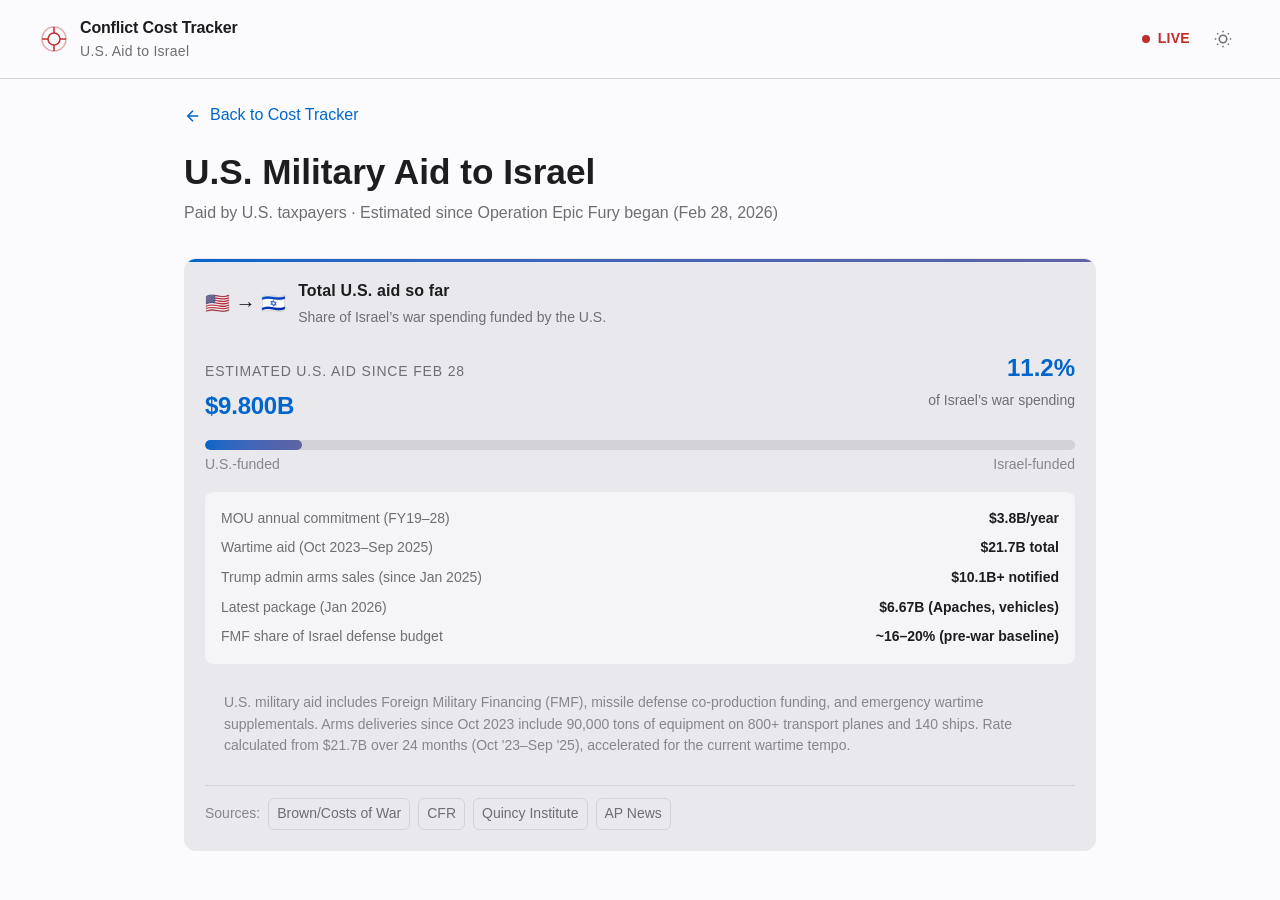
<file: us-aid-israel.html>
<!DOCTYPE html>
<html lang="en">
<head>
  <meta charset="UTF-8">
  <meta name="viewport" content="width=device-width, initial-scale=1.0">
  <title>U.S. Military Aid to Israel | Conflict Cost Tracker</title>
  <meta name="description" content="Live estimate of U.S. military aid to Israel since Operation Epic Fury began (Feb 28, 2026). Paid by U.S. taxpayers.">

  <link rel="stylesheet" href="base.css">
  <link rel="stylesheet" href="style.css">
  <style>
    .aid-page { padding: var(--space-6) var(--space-6) var(--space-12); max-width: var(--content-default); margin: 0 auto; }
    .aid-page-back { display: inline-flex; align-items: center; gap: var(--space-2); margin-bottom: var(--space-6); font-size: var(--text-sm); color: var(--color-blue); text-decoration: none; }
    .aid-page-back:hover { text-decoration: underline; }
    .aid-page-title { font-size: var(--text-xl); font-weight: 700; color: var(--color-text); margin-bottom: var(--space-2); }
    .aid-page-subtitle { font-size: var(--text-sm); color: var(--color-text-muted); margin-bottom: var(--space-8); }
    .aid-page .aid-tracker { margin-bottom: 0; }
  </style>
</head>
<body>
  <header class="site-header">
    <div class="header-inner">
      <a href="index.html" class="logo-area" style="text-decoration: none; color: inherit;">
        <svg class="logo-icon" width="28" height="28" viewBox="0 0 28 28" fill="none" aria-hidden="true">
          <circle cx="14" cy="14" r="12" stroke="currentColor" stroke-width="1.5" opacity="0.4"/>
          <circle cx="14" cy="14" r="6" stroke="currentColor" stroke-width="1.5"/>
          <line x1="14" y1="2" x2="14" y2="8" stroke="currentColor" stroke-width="1.5"/>
          <line x1="14" y1="20" x2="14" y2="26" stroke="currentColor" stroke-width="1.5"/>
          <line x1="2" y1="14" x2="8" y2="14" stroke="currentColor" stroke-width="1.5"/>
          <line x1="20" y1="14" x2="26" y2="14" stroke="currentColor" stroke-width="1.5"/>
        </svg>
        <div class="logo-text">
          <span class="logo-title">Conflict Cost Tracker</span>
          <span class="logo-subtitle">U.S. Aid to Israel</span>
        </div>
      </a>
      <div class="header-right">
        <div class="live-indicator">
          <span class="live-dot"></span>
          <span class="live-label">LIVE</span>
        </div>
        <button data-theme-toggle aria-label="Switch to light mode" class="theme-toggle">
          <svg width="18" height="18" viewBox="0 0 24 24" fill="none" stroke="currentColor" stroke-width="2"><circle cx="12" cy="12" r="5"/><path d="M12 1v2M12 21v2M4.22 4.22l1.42 1.42M18.36 18.36l1.42 1.42M1 12h2M21 12h2M4.22 19.78l1.42-1.42M18.36 5.64l1.42-1.42"/></svg>
        </button>
      </div>
    </div>
  </header>

  <main class="aid-page">
    <a href="index.html" class="aid-page-back">
      <svg width="18" height="18" viewBox="0 0 24 24" fill="none" stroke="currentColor" stroke-width="2"><path d="M19 12H5M12 19l-7-7 7-7"/></svg>
      Back to Cost Tracker
    </a>
    <h1 class="aid-page-title">U.S. Military Aid to Israel</h1>
    <p class="aid-page-subtitle">Paid by U.S. taxpayers · Estimated since Operation Epic Fury began (Feb 28, 2026)</p>

    <div class="aid-tracker">
      <div class="aid-tracker-header">
        <div class="aid-flag">🇺🇸 → 🇮🇱</div>
        <div class="aid-title-area">
          <p class="aid-tracker-title">Total U.S. aid so far</p>
          <p class="aid-tracker-subtitle">Share of Israel’s war spending funded by the U.S.</p>
        </div>
      </div>
      <div class="aid-amounts">
        <div class="aid-primary">
          <p class="aid-label">Estimated U.S. aid since Feb 28</p>
          <p class="aid-value" id="usAidToIsrael">$0</p>
        </div>
        <div class="aid-percentage">
          <p class="aid-pct-value" id="usAidPct">0%</p>
          <p class="aid-pct-label">of Israel’s war spending</p>
        </div>
      </div>
      <div class="aid-bar-container">
        <div class="aid-bar-track">
          <div class="aid-bar-fill" id="usAidBar" style="width: 0%"></div>
        </div>
        <div class="aid-bar-labels">
          <span>U.S.-funded</span>
          <span>Israel-funded</span>
        </div>
      </div>
      <div class="aid-context">
        <div class="meta-row">
          <span class="meta-label">MOU annual commitment (FY19–28)</span>
          <span class="meta-value">$3.8B/year</span>
        </div>
        <div class="meta-row">
          <span class="meta-label">Wartime aid (Oct 2023–Sep 2025)</span>
          <span class="meta-value">$21.7B total</span>
        </div>
        <div class="meta-row">
          <span class="meta-label">Trump admin arms sales (since Jan 2025)</span>
          <span class="meta-value">$10.1B+ notified</span>
        </div>
        <div class="meta-row">
          <span class="meta-label">Latest package (Jan 2026)</span>
          <span class="meta-value">$6.67B (Apaches, vehicles)</span>
        </div>
        <div class="meta-row">
          <span class="meta-label">FMF share of Israel defense budget</span>
          <span class="meta-value">~16–20% (pre-war baseline)</span>
        </div>
      </div>
      <p class="card-note">U.S. military aid includes Foreign Military Financing (FMF), missile defense co-production funding, and emergency wartime supplementals. Arms deliveries since Oct 2023 include 90,000 tons of equipment on 800+ transport planes and 140 ships. Rate calculated from $21.7B over 24 months (Oct '23–Sep '25), accelerated for the current wartime tempo.</p>
      <div class="source-links">
        <span class="source-tag">Sources:</span>
        <a href="https://costsofwar.watson.brown.edu/paper/AidToIsrael" target="_blank" rel="noopener noreferrer">Brown/Costs of War</a>
        <a href="https://www.cfr.org/articles/us-aid-israel-four-charts" target="_blank" rel="noopener noreferrer">CFR</a>
        <a href="https://quincyinst.org/research/u-s-military-aid-and-arms-transfers-to-israel-october-2023-september-2025/" target="_blank" rel="noopener noreferrer">Quincy Institute</a>
        <a href="https://apnews.com/article/israel-arms-sale-trump-iran-tensions-e73d1fe40974abca838a1a08590934d3" target="_blank" rel="noopener noreferrer">AP News</a>
      </div>
    </div>
  </main>

  <script>
    (function () {
      var toggle = document.querySelector('[data-theme-toggle]');
      var root = document.documentElement;
      var theme = matchMedia('(prefers-color-scheme: light)').matches ? 'light' : 'dark';
      root.setAttribute('data-theme', theme);
      if (toggle) {
        toggle.addEventListener('click', function () {
          theme = theme === 'dark' ? 'light' : 'dark';
          root.setAttribute('data-theme', theme);
          toggle.setAttribute('aria-label', 'Switch to ' + (theme === 'dark' ? 'light' : 'dark') + ' mode');
          toggle.innerHTML = theme === 'dark'
            ? '<svg width="18" height="18" viewBox="0 0 24 24" fill="none" stroke="currentColor" stroke-width="2"><circle cx="12" cy="12" r="5"/><path d="M12 1v2M12 21v2M4.22 4.22l1.42 1.42M18.36 18.36l1.42 1.42M1 12h2M21 12h2M4.22 19.78l1.42-1.42M18.36 5.64l1.42-1.42"/></svg>'
            : '<svg width="18" height="18" viewBox="0 0 24 24" fill="none" stroke="currentColor" stroke-width="2"><path d="M21 12.79A9 9 0 1 1 11.21 3 7 7 0 0 0 21 12.79z"/></svg>';
        });
      }
    })();
    (function () {
      var IRAN_WAR_START = new Date('2026-02-28T00:00:00Z');
      var AID_DAILY = 35e6;
      var AID_RATE_PER_MS = AID_DAILY / (24 * 60 * 60 * 1000);
      var ISRAEL_DAILY = 313e6;
      var ISRAEL_RATE_PER_MS = ISRAEL_DAILY / (24 * 60 * 60 * 1000);

      function getUSAidToIsrael(elapsedMs) {
        if (elapsedMs <= 0) return 0;
        return elapsedMs * AID_RATE_PER_MS;
      }
      function getIsraelCost(elapsedMs) {
        if (elapsedMs <= 0) return 0;
        return elapsedMs * ISRAEL_RATE_PER_MS;
      }
      function formatCurrencyPrecise(amount) {
        if (amount >= 1e12) return '$' + (amount / 1e12).toFixed(3) + 'T';
        if (amount >= 1e9) return '$' + (amount / 1e9).toFixed(3) + 'B';
        return '$' + Math.floor(amount).toLocaleString();
      }

      var aidEl = document.getElementById('usAidToIsrael');
      var pctEl = document.getElementById('usAidPct');
      var barEl = document.getElementById('usAidBar');

      function update() {
        var now = new Date();
        var elapsedMs = now.getTime() - IRAN_WAR_START.getTime();
        if (elapsedMs <= 0) { requestAnimationFrame(update); return; }
        var usAid = getUSAidToIsrael(elapsedMs);
        var israelCost = getIsraelCost(elapsedMs);
        var aidPct = israelCost > 0 ? (usAid / israelCost) * 100 : 0;
        if (aidEl) aidEl.textContent = formatCurrencyPrecise(usAid);
        if (pctEl) pctEl.textContent = aidPct.toFixed(1) + '%';
        if (barEl) barEl.style.width = Math.min(aidPct, 100).toFixed(1) + '%';
        requestAnimationFrame(update);
      }
      requestAnimationFrame(update);
    })();
  </script>
</body>
</html>
</file>
<file: base.css>
*, *::before, *::after { box-sizing: border-box; margin: 0; padding: 0; }

html {
  -moz-text-size-adjust: none;
  -webkit-text-size-adjust: none;
  text-size-adjust: none;
  -webkit-font-smoothing: antialiased;
  -moz-osx-font-smoothing: grayscale;
  text-rendering: optimizeLegibility;
  scroll-behavior: smooth;
  hanging-punctuation: first last;
  scroll-padding-top: var(--space-16);
}

body {
  min-height: 100dvh;
  line-height: 1.55;
  font-family: var(--font-body, Arial, Helvetica, sans-serif);
  font-size: var(--text-base);
  color: var(--color-text);
  background-color: var(--color-bg);
}

img, picture, video, canvas, svg { display: block; max-width: 100%; height: auto; }
ul[role="list"], ol[role="list"] { list-style: none; }
input, button, textarea, select { font: inherit; color: inherit; }

h1, h2, h3, h4, h5, h6 { text-wrap: balance; line-height: 1.15; }
p, li, figcaption { text-wrap: pretty; max-width: 72ch; }

::selection {
  background: oklch(from var(--color-primary) l c h / 0.25);
  color: var(--color-text);
}

:focus-visible {
  outline: 2px solid var(--color-primary);
  outline-offset: 3px;
  border-radius: var(--radius-sm);
}

@media (prefers-reduced-motion: reduce) {
  *, *::before, *::after {
    animation-duration: 0.01ms !important;
    animation-iteration-count: 1 !important;
    transition-duration: 0.01ms !important;
    scroll-behavior: auto !important;
  }
}

button { cursor: pointer; background: none; border: none; }
table { border-collapse: collapse; width: 100%; }

a, button, [role="button"], [role="link"], input, textarea, select {
  transition: color var(--transition-interactive),
              background var(--transition-interactive),
              border-color var(--transition-interactive),
              box-shadow var(--transition-interactive);
}

.sr-only {
  position: absolute; width: 1px; height: 1px; padding: 0; margin: -1px;
  overflow: hidden; clip: rect(0, 0, 0, 0); white-space: nowrap; border-width: 0;
}
</file>
<file: style.css>
/* ===== Design Tokens ===== */
:root {
  /* Type Scale */
  --text-xs:   clamp(0.75rem,  0.7rem  + 0.25vw, 0.875rem);
  --text-sm:   clamp(0.875rem, 0.8rem  + 0.35vw, 1rem);
  --text-base: clamp(1rem,     0.95rem + 0.25vw, 1.125rem);
  --text-lg:   clamp(1.125rem, 1rem    + 0.75vw, 1.5rem);
  --text-xl:   clamp(1.5rem,   1.2rem  + 1.25vw, 2.25rem);
  --text-2xl:  clamp(2rem,     1.2rem  + 2.5vw,  3.5rem);
  --text-3xl:  clamp(2.5rem,   1rem    + 4vw,    5rem);

  /* Spacing */
  --space-1:  0.25rem;
  --space-2:  0.5rem;
  --space-3:  0.75rem;
  --space-4:  1rem;
  --space-5:  1.25rem;
  --space-6:  1.5rem;
  --space-8:  2rem;
  --space-10: 2.5rem;
  --space-12: 3rem;
  --space-16: 4rem;
  --space-20: 5rem;
  --space-24: 6rem;

  /* Radius */
  --radius-sm: 0.375rem;
  --radius-md: 0.5rem;
  --radius-lg: 0.75rem;
  --radius-xl: 1rem;

  /* Transitions */
  --transition-interactive: 180ms cubic-bezier(0.16, 1, 0.3, 1);

  /* Content widths */
  --content-narrow: 640px;
  --content-default: 960px;
  --content-wide: 1200px;

  /* Fonts — Arial across the board */
  --font-body: Arial, Helvetica, sans-serif;
  --font-display: Arial, Helvetica, sans-serif;
}

/* ===== DARK MODE ===== */
:root, [data-theme="dark"] {
  --color-bg:             #000000;
  --color-surface:        #1c1c1e;
  --color-surface-2:        #2c2c2e;
  --color-surface-offset:   #3a3a3c;
  --color-surface-dynamic:  #48484a;
  --color-divider:        #38383a;
  --color-border:         #48484a;

  --color-text:           #f5f5f7;
  --color-text-muted:     #a1a1a6;
  --color-text-faint:     #6e6e73;
  --color-text-inverse:   #000000;

  --color-primary:        #ff3b30;
  --color-primary-hover:  #ff6b63;
  --color-primary-active: #e6352b;
  --color-primary-highlight: #3a2020;

  --color-notification:   #ff6b6b;
  --color-orange:         #ff9f0a;
  --color-gold:           #ffd60a;
  --color-blue:           #0a84ff;
  --color-success:        #30d158;
  --color-warning:        #ff9f0a;

  --shadow-sm: 0 1px 3px rgba(0, 0, 0, 0.12);
  --shadow-md: 0 4px 12px rgba(0, 0, 0, 0.15);
  --shadow-lg: 0 8px 24px rgba(0, 0, 0, 0.2);
}

/* ===== LIGHT MODE (Apple-style default) ===== */
[data-theme="light"] {
  --color-bg:             #fbfbfd;
  --color-surface:        #ffffff;
  --color-surface-2:      #f5f5f7;
  --color-surface-offset:  #e8e8ed;
  --color-surface-dynamic: #d2d2d7;
  --color-divider:        #d2d2d7;
  --color-border:         #e8e8ed;

  --color-text:           #1d1d1f;
  --color-text-muted:     #6e6e73;
  --color-text-faint:     #86868b;
  --color-text-inverse:   #fbfbfd;

  --color-primary:        #bf2d2d;
  --color-primary-hover:  #a32626;
  --color-primary-active: #8a1f1f;
  --color-primary-highlight: #fef0f0;

  --color-notification:   #bf2d2d;
  --color-orange:         #c93400;
  --color-gold:           #b8860b;
  --color-blue:           #0066cc;
  --color-success:        #248a3d;
  --color-warning:        #c93400;

  --shadow-sm: 0 1px 2px rgba(0, 0, 0, 0.04);
  --shadow-md: 0 2px 8px rgba(0, 0, 0, 0.06);
  --shadow-lg: 0 4px 16px rgba(0, 0, 0, 0.08);
}

@media (prefers-color-scheme: light) {
  :root:not([data-theme]) {
    --color-bg:             #fbfbfd;
    --color-surface:        #ffffff;
    --color-surface-2:      #f5f5f7;
    --color-surface-offset:  #e8e8ed;
    --color-surface-dynamic: #d2d2d7;
    --color-divider:        #d2d2d7;
    --color-border:         #e8e8ed;
    --color-text:           #1d1d1f;
    --color-text-muted:     #6e6e73;
    --color-text-faint:     #86868b;
    --color-text-inverse:   #fbfbfd;
    --color-primary:        #bf2d2d;
    --color-primary-hover:  #a32626;
    --color-primary-active: #8a1f1f;
    --color-primary-highlight: #fef0f0;
    --color-notification:   #bf2d2d;
    --color-orange:         #c93400;
    --color-gold:           #b8860b;
    --color-blue:           #0066cc;
    --color-success:        #248a3d;
    --color-warning:        #c93400;
    --shadow-sm: 0 1px 2px rgba(0, 0, 0, 0.04);
    --shadow-md: 0 2px 8px rgba(0, 0, 0, 0.06);
    --shadow-lg: 0 4px 16px rgba(0, 0, 0, 0.08);
  }
}

/* ===== Conflict Selector ===== */
.conflict-selector {
  background: var(--color-surface);
  border-bottom: 1px solid var(--color-divider);
  padding: var(--space-4) var(--space-6);
  position: sticky;
  top: 0;
  z-index: 90;
}

.site-header + .conflict-selector {
  top: 0; /* Will be set dynamically or stacked below header */
}

.conflict-selector-inner {
  max-width: var(--content-wide);
  margin: 0 auto;
  display: flex;
  gap: var(--space-3);
}

.conflict-tab {
  flex: 1;
  display: flex;
  align-items: center;
  gap: var(--space-3);
  padding: var(--space-4) var(--space-5);
  background: var(--color-surface-2);
  border: 1px solid transparent;
  border-radius: 12px;
  cursor: pointer;
  color: var(--color-text-muted);
  transition: all 0.25s ease;
  font-family: var(--font-body);
  text-align: left;
  position: relative;
  overflow: hidden;
}

.conflict-tab::before {
  content: '';
  position: absolute;
  bottom: 0;
  left: 0;
  right: 0;
  height: 2px;
  background: var(--color-primary);
  transform: scaleX(0);
  transition: transform 0.25s ease;
}

.conflict-tab:hover {
  background: var(--color-surface-offset);
  color: var(--color-text);
}

.conflict-tab.active {
  background: var(--color-surface);
  color: var(--color-text);
  box-shadow: var(--shadow-sm);
}

.conflict-tab.active::before {
  transform: scaleX(1);
}

.conflict-tab-icon {
  font-size: 1.5rem;
  line-height: 1;
  flex-shrink: 0;
}

.conflict-tab-info {
  display: flex;
  flex-direction: column;
  min-width: 0;
}

.conflict-tab-name {
  font-size: var(--text-sm);
  font-weight: 700;
  white-space: nowrap;
  overflow: hidden;
  text-overflow: ellipsis;
}

.conflict-tab-dates {
  font-size: var(--text-xs);
  color: var(--color-text-faint);
  white-space: nowrap;
}

.conflict-tab.active .conflict-tab-dates {
  color: var(--color-text-muted);
}

/* Conflict view toggling */
.conflict-view {
  display: none;
}

.conflict-view.active {
  display: block;
}

/* Country-specific card accents */
.country-card.russia .card-header {
  border-bottom-color: color-mix(in oklab, var(--color-primary) 30%, var(--color-divider));
}

.country-card.ukraine .card-header {
  border-bottom-color: color-mix(in oklab, var(--color-blue) 30%, var(--color-divider));
}

/* ===== Header ===== */
.site-header {
  position: relative;
  z-index: 100;
  background: color-mix(in oklab, var(--color-bg) 98%, transparent);
  backdrop-filter: saturate(180%) blur(20px);
  -webkit-backdrop-filter: saturate(180%) blur(20px);
  border-bottom: 1px solid var(--color-divider);
  padding: var(--space-4) var(--space-6);
}

.header-inner {
  max-width: var(--content-wide);
  margin: 0 auto;
  display: flex;
  align-items: center;
  justify-content: space-between;
}

.logo-area {
  display: flex;
  align-items: center;
  gap: var(--space-3);
}

.logo-icon {
  color: var(--color-primary);
  flex-shrink: 0;
}

.logo-text {
  display: flex;
  flex-direction: column;
}

.logo-title {
  font-family: var(--font-body);
  font-size: var(--text-sm);
  font-weight: 600;
  letter-spacing: -0.01em;
  color: var(--color-text);
}

.logo-subtitle {
  font-size: var(--text-xs);
  color: var(--color-text-muted);
  letter-spacing: 0.02em;
}

.header-right {
  display: flex;
  align-items: center;
  gap: var(--space-4);
}

.live-indicator {
  display: flex;
  align-items: center;
  gap: var(--space-2);
}

.live-dot {
  width: 8px;
  height: 8px;
  border-radius: 50%;
  background: var(--color-primary);
  animation: pulse 2s ease-in-out infinite;
}

@keyframes pulse {
  0%, 100% { opacity: 1; box-shadow: 0 0 0 0 color-mix(in oklab, var(--color-primary) 60%, transparent); }
  50% { opacity: 0.7; box-shadow: 0 0 0 6px color-mix(in oklab, var(--color-primary) 0%, transparent); }
}

.live-label {
  font-family: var(--font-body);
  font-size: var(--text-xs);
  font-weight: 600;
  color: var(--color-primary);
  letter-spacing: 0.02em;
}

.theme-toggle {
  padding: var(--space-2);
  border-radius: var(--radius-md);
  color: var(--color-text-muted);
  display: flex;
  align-items: center;
}

.theme-toggle:hover {
  color: var(--color-text);
  background: var(--color-surface-dynamic);
}

/* ===== War Clock ===== */
.war-clock-section {
  padding: var(--space-16) var(--space-6) var(--space-8);
  text-align: center;
}

.war-clock-container {
  max-width: var(--content-default);
  margin: 0 auto;
}

.war-clock-label {
  font-size: var(--text-sm);
  color: var(--color-text-muted);
  text-transform: uppercase;
  letter-spacing: 0.08em;
  margin-bottom: var(--space-1);
}

.war-clock-sublabel {
  font-size: var(--text-xs);
  color: var(--color-text-faint);
  margin-bottom: var(--space-6);
}

.war-clock {
  display: flex;
  align-items: center;
  justify-content: center;
  gap: var(--space-2);
}

.clock-unit {
  display: flex;
  flex-direction: column;
  align-items: center;
}

.clock-value {
  font-family: var(--font-display);
  font-size: var(--text-2xl);
  font-weight: 700;
  color: var(--color-text);
  font-variant-numeric: tabular-nums lining-nums;
  min-width: 2.5ch;
  text-align: center;
}

.clock-label {
  font-size: var(--text-xs);
  color: var(--color-text-faint);
  text-transform: uppercase;
  letter-spacing: 0.1em;
}

.clock-sep {
  font-family: var(--font-display);
  font-size: var(--text-xl);
  color: var(--color-text-faint);
  margin-top: -1.2em;
}

/* ===== Total Section ===== */
.total-section {
  padding: var(--space-8) var(--space-6) var(--space-12);
  text-align: center;
}

.total-container {
  max-width: var(--content-default);
  margin: 0 auto;
  padding: var(--space-12);
  background: var(--color-surface);
  border-radius: 18px;
  box-shadow: var(--shadow-md);
}

.total-label {
  font-size: var(--text-sm);
  color: var(--color-text-muted);
  text-transform: uppercase;
  letter-spacing: 0.06em;
  margin-bottom: var(--space-3);
}

.total-value {
  font-family: var(--font-body);
  font-size: var(--text-3xl);
  font-weight: 700;
  color: var(--color-primary);
  font-variant-numeric: tabular-nums lining-nums;
  letter-spacing: -0.03em;
  line-height: 1.05;
  margin-bottom: var(--space-3);
}

.total-rate {
  font-size: var(--text-sm);
  color: var(--color-text-muted);
}

.total-rate .highlight {
  color: var(--color-primary);
  font-family: var(--font-display);
  font-weight: 600;
}

/* ===== Country Cards ===== */
.countries-section {
  padding: 0 var(--space-6) var(--space-16);
}

.countries-grid {
  max-width: var(--content-wide);
  margin: 0 auto;
  display: grid;
  grid-template-columns: repeat(2, 1fr);
  gap: var(--space-6);
}

.country-card {
  background: var(--color-surface);
  border-radius: 18px;
  overflow: hidden;
  box-shadow: var(--shadow-md);
  transition: box-shadow 0.3s ease, transform 0.2s ease;
}

.country-card:hover {
  box-shadow: var(--shadow-lg);
  border-color: var(--color-text-faint);
}

.card-header {
  display: flex;
  align-items: center;
  gap: var(--space-4);
  padding: var(--space-5) var(--space-6);
  border-bottom: 1px solid var(--color-divider);
  background: var(--color-surface-2);
}

.country-flag {
  font-size: 2rem;
  line-height: 1;
}

.country-name {
  font-family: var(--font-body);
  font-size: var(--text-lg);
  font-weight: 700;
  color: var(--color-text);
}

.country-role {
  font-size: var(--text-xs);
  color: var(--color-text-muted);
  margin-top: var(--space-1);
}

.card-body {
  padding: var(--space-8);
}

.cost-display {
  margin-bottom: var(--space-5);
}

.cost-label {
  font-size: var(--text-xs);
  color: var(--color-text-muted);
  text-transform: uppercase;
  letter-spacing: 0.06em;
  margin-bottom: var(--space-2);
}

.cost-value {
  font-family: var(--font-body);
  font-size: var(--text-xl);
  font-weight: 700;
  color: var(--color-primary);
  font-variant-numeric: tabular-nums lining-nums;
  letter-spacing: -0.02em;
}

.cost-meta {
  display: flex;
  flex-direction: column;
  gap: var(--space-2);
  margin-bottom: var(--space-5);
  padding: var(--space-4);
  background: var(--color-surface-offset);
  border-radius: var(--radius-lg);
}

.meta-row {
  display: flex;
  justify-content: space-between;
  align-items: baseline;
  gap: var(--space-4);
}

.meta-label {
  font-size: var(--text-xs);
  color: var(--color-text-muted);
}

.meta-value {
  font-family: var(--font-display);
  font-size: var(--text-xs);
  font-weight: 600;
  color: var(--color-text);
  text-align: right;
  white-space: nowrap;
}

/* Cost Breakdown Bars */
.cost-breakdown {
  margin-bottom: var(--space-5);
}

.breakdown-title {
  font-size: var(--text-xs);
  font-weight: 600;
  color: var(--color-text-muted);
  text-transform: uppercase;
  letter-spacing: 0.06em;
  margin-bottom: var(--space-3);
}

.breakdown-bar {
  display: flex;
  flex-direction: column;
  gap: var(--space-2);
}

.bar-item {
  display: flex;
  align-items: center;
  gap: var(--space-3);
}

.bar-item::before {
  content: '';
  height: 6px;
  width: var(--bar-pct);
  background: var(--bar-color);
  border-radius: 3px;
  flex-shrink: 0;
  max-width: 60%;
}

.bar-label {
  font-size: var(--text-xs);
  color: var(--color-text-muted);
  white-space: nowrap;
}

.bar-val {
  font-family: var(--font-display);
  font-size: var(--text-xs);
  color: var(--color-text-faint);
  margin-left: auto;
  white-space: nowrap;
}

.card-note {
  font-size: var(--text-xs);
  color: var(--color-text-faint);
  padding: var(--space-3) var(--space-4);
  background: var(--color-surface-offset);
  border-radius: var(--radius-md);
  border-left: 3px solid var(--color-border);
  margin-bottom: var(--space-5);
  max-width: 100%;
}

.source-links {
  display: flex;
  flex-wrap: wrap;
  align-items: center;
  gap: var(--space-2);
  padding-top: var(--space-4);
  border-top: 1px solid var(--color-divider);
}

.source-tag {
  font-size: var(--text-xs);
  color: var(--color-text-faint);
}

.source-links a {
  font-size: var(--text-xs);
  color: var(--color-text-muted);
  text-decoration: none;
  padding: var(--space-1) var(--space-2);
  border: 1px solid var(--color-divider);
  border-radius: var(--radius-sm);
}

.source-links a:hover {
  color: var(--color-text);
  border-color: var(--color-text-faint);
  background: var(--color-surface-dynamic);
}

/* ===== Hormuz Section ===== */
.hormuz-section {
  padding: var(--space-12) var(--space-6);
  background: var(--color-surface);
  border-top: 1px solid var(--color-divider);
  border-bottom: 1px solid var(--color-divider);
}

.hormuz-header {
  text-align: center;
  margin-bottom: var(--space-8);
}

.section-subtitle {
  font-size: var(--text-sm);
  color: var(--color-text-muted);
  margin-top: var(--space-2);
}

.section-subtitle a {
  color: var(--color-blue);
  text-decoration: none;
}

.section-subtitle a:hover {
  text-decoration: underline;
}

/* Hormuz KPIs */
.hormuz-kpis {
  max-width: var(--content-wide);
  margin: 0 auto var(--space-8);
  display: grid;
  grid-template-columns: repeat(4, 1fr);
  gap: var(--space-4);
}

.hormuz-kpi {
  text-align: center;
  padding: var(--space-5) var(--space-4);
  background: var(--color-surface-2);
  border: 1px solid var(--color-divider);
  border-radius: var(--radius-lg);
}

.kpi-value {
  font-family: var(--font-display);
  font-size: var(--text-xl);
  font-weight: 700;
  color: var(--color-text);
  font-variant-numeric: tabular-nums lining-nums;
}

.kpi-value.danger {
  color: var(--color-primary);
}

.kpi-label {
  font-size: var(--text-xs);
  font-weight: 600;
  color: var(--color-text-muted);
  margin-top: var(--space-1);
}

.kpi-note {
  font-size: var(--text-xs);
  color: var(--color-text-faint);
  margin-top: var(--space-1);
}

/* Hormuz Detail Grid */
.hormuz-detail-grid {
  max-width: var(--content-wide);
  margin: 0 auto var(--space-8);
  display: grid;
  grid-template-columns: repeat(2, 1fr);
  gap: var(--space-6);
}

.hormuz-card {
  background: var(--color-bg);
  border: 1px solid var(--color-border);
  border-radius: var(--radius-xl);
  padding: var(--space-6);
}

.hormuz-card-title {
  font-family: var(--font-body);
  font-size: var(--text-base);
  font-weight: 700;
  color: var(--color-text);
  display: flex;
  align-items: center;
  gap: var(--space-2);
  margin-bottom: var(--space-5);
}

.hormuz-card-title svg {
  color: var(--color-primary);
  flex-shrink: 0;
}

/* Risk Grid */
.risk-grid {
  display: flex;
  flex-direction: column;
  gap: var(--space-4);
  margin-bottom: var(--space-5);
}

.risk-item {
  padding: var(--space-4);
  border-radius: var(--radius-lg);
  border-left: 4px solid;
}

.risk-extreme {
  border-color: var(--color-primary);
  background: var(--color-primary-highlight);
}

.risk-critical {
  border-color: var(--color-orange);
  background: color-mix(in oklab, var(--color-orange) 8%, var(--color-surface-2));
}

.risk-level {
  font-family: var(--font-display);
  font-size: var(--text-xs);
  font-weight: 700;
  letter-spacing: 0.1em;
  display: inline-block;
  margin-right: var(--space-2);
}

.risk-extreme .risk-level { color: var(--color-primary); }
.risk-critical .risk-level { color: var(--color-orange); }

.risk-desc {
  font-size: var(--text-sm);
  font-weight: 600;
  color: var(--color-text);
}

.risk-detail {
  font-size: var(--text-xs);
  color: var(--color-text-muted);
  margin-top: var(--space-2);
  max-width: 100%;
}

/* Insurance Table */
.insurance-table {
  margin-bottom: var(--space-5);
  border: 1px solid var(--color-divider);
  border-radius: var(--radius-lg);
  overflow: hidden;
}

.ins-row {
  display: grid;
  grid-template-columns: 2fr 1fr 1fr 1fr;
  gap: var(--space-2);
  padding: var(--space-3) var(--space-4);
  border-bottom: 1px solid var(--color-divider);
  align-items: center;
}

.ins-row:last-child {
  border-bottom: none;
}

.ins-row.ins-header {
  background: var(--color-surface-dynamic);
  font-size: var(--text-xs);
  font-weight: 600;
  color: var(--color-text-muted);
  text-transform: uppercase;
  letter-spacing: 0.06em;
}

.ins-label {
  font-size: var(--text-xs);
  color: var(--color-text);
  font-weight: 500;
}

.ins-pre {
  font-family: var(--font-display);
  font-size: var(--text-xs);
  color: var(--color-text-faint);
}

.ins-now {
  font-family: var(--font-display);
  font-size: var(--text-xs);
  font-weight: 600;
  color: var(--color-text);
}

.ins-change {
  font-family: var(--font-display);
  font-size: var(--text-xs);
  font-weight: 600;
  color: var(--color-primary);
}

.ins-note {
  margin-bottom: var(--space-5);
}

.ins-note p {
  font-size: var(--text-xs);
  color: var(--color-text-faint);
  padding: var(--space-3) var(--space-4);
  background: var(--color-surface-offset);
  border-radius: var(--radius-md);
  border-left: 3px solid var(--color-border);
  max-width: 100%;
}

/* Supply Chain Grid */
.supply-chain-section {
  max-width: var(--content-wide);
  margin: 0 auto var(--space-8);
  background: var(--color-bg);
  border: 1px solid var(--color-border);
  border-radius: var(--radius-xl);
  padding: var(--space-6);
}

.supply-grid {
  display: grid;
  grid-template-columns: repeat(2, 1fr);
  gap: var(--space-4);
}

.supply-item {
  display: flex;
  gap: var(--space-3);
  padding: var(--space-4);
  background: var(--color-surface-2);
  border: 1px solid var(--color-divider);
  border-radius: var(--radius-lg);
}

.supply-icon {
  font-size: 1.5rem;
  line-height: 1;
  flex-shrink: 0;
  margin-top: var(--space-1);
}

.supply-title {
  font-size: var(--text-sm);
  font-weight: 700;
  color: var(--color-text);
}

.supply-stat {
  font-family: var(--font-display);
  font-size: var(--text-xs);
  font-weight: 600;
  color: var(--color-primary);
  margin-top: var(--space-1);
}

.supply-desc {
  font-size: var(--text-xs);
  color: var(--color-text-muted);
  margin-top: var(--space-1);
  max-width: 100%;
}

/* Timeline */
.timeline-section {
  max-width: var(--content-wide);
  margin: 0 auto;
  background: var(--color-bg);
  border: 1px solid var(--color-border);
  border-radius: var(--radius-xl);
  padding: var(--space-6);
}

.timeline {
  display: flex;
  flex-direction: column;
  gap: 0;
  position: relative;
  padding-left: var(--space-4);
}

.timeline::before {
  content: '';
  position: absolute;
  left: 0;
  top: var(--space-2);
  bottom: var(--space-2);
  width: 2px;
  background: var(--color-divider);
}

.timeline-item {
  display: flex;
  gap: var(--space-4);
  padding: var(--space-3) 0;
  position: relative;
}

.timeline-item::before {
  content: '';
  position: absolute;
  left: calc(-1 * var(--space-4) - 3px);
  top: calc(var(--space-3) + 6px);
  width: 8px;
  height: 8px;
  border-radius: 50%;
  background: var(--color-primary);
}

.timeline-date {
  font-family: var(--font-display);
  font-size: var(--text-xs);
  font-weight: 600;
  color: var(--color-text-muted);
  min-width: 5rem;
  flex-shrink: 0;
}

.timeline-event {
  font-size: var(--text-xs);
  color: var(--color-text);
  max-width: 100%;
}

/* ===== Impact Section ===== */
.impact-section {
  padding: var(--space-12) var(--space-6);
  background: var(--color-surface);
  border-top: 1px solid var(--color-divider);
  border-bottom: 1px solid var(--color-divider);
}

.section-title {
  font-family: var(--font-body);
  font-size: var(--text-xl);
  font-weight: 600;
  letter-spacing: -0.02em;
  color: var(--color-text);
  text-align: center;
  margin-bottom: var(--space-10);
  line-height: 1.2;
}

.impact-grid {
  max-width: var(--content-wide);
  margin: 0 auto;
  display: grid;
  grid-template-columns: repeat(3, 1fr);
  gap: var(--space-4);
}

.impact-card {
  text-align: center;
  padding: var(--space-5);
  background: var(--color-surface-2);
  border: 1px solid var(--color-divider);
  border-radius: var(--radius-lg);
}

.impact-icon {
  font-size: 1.5rem;
  display: block;
  margin-bottom: var(--space-2);
}

.impact-label {
  font-size: var(--text-xs);
  color: var(--color-text-muted);
  margin-bottom: var(--space-1);
}

.impact-value {
  font-family: var(--font-display);
  font-size: var(--text-lg);
  font-weight: 700;
  color: var(--color-text);
  font-variant-numeric: tabular-nums lining-nums;
}

.impact-delta {
  font-size: var(--text-xs);
  margin-top: var(--space-1);
}

.impact-delta.negative {
  color: var(--color-primary);
}

/* ===== Methodology ===== */
.methodology-section {
  padding: var(--space-12) var(--space-6);
}

.methodology-container {
  max-width: var(--content-default);
  margin: 0 auto;
}

.methodology-content {
  padding: var(--space-6);
  background: var(--color-surface);
  border: 1px solid var(--color-border);
  border-radius: var(--radius-lg);
}

.methodology-content p {
  font-size: var(--text-sm);
  color: var(--color-text-muted);
  margin-bottom: var(--space-4);
  max-width: 100%;
}

.methodology-content ul {
  list-style: none;
  display: flex;
  flex-direction: column;
  gap: var(--space-3);
  margin-bottom: var(--space-4);
}

.methodology-content li {
  font-size: var(--text-xs);
  color: var(--color-text-muted);
  padding-left: var(--space-4);
  border-left: 2px solid var(--color-divider);
  max-width: 100%;
}

.methodology-content li strong {
  color: var(--color-text);
}

.disclaimer {
  font-size: var(--text-xs);
  color: var(--color-text-faint);
  padding-top: var(--space-4);
  border-top: 1px solid var(--color-divider);
  font-style: italic;
}

/* ===== Footer ===== */
.site-footer {
  padding: var(--space-8) var(--space-6);
  border-top: 1px solid var(--color-divider);
  text-align: center;
}

.footer-inner {
  max-width: var(--content-default);
  margin: 0 auto;
}

.footer-text {
  font-size: var(--text-xs);
  color: var(--color-text-faint);
  margin-bottom: var(--space-3);
  max-width: 100%;
}

.footer-attribution {
  font-size: var(--text-xs);
  color: var(--color-text-faint);
  text-decoration: none;
}

.footer-attribution:hover {
  color: var(--color-text-muted);
}

/* ===== Death Toll ===== */
.death-toll {
  margin-bottom: var(--space-5);
  padding: var(--space-5);
  background: var(--color-surface-offset);
  border: 1px solid var(--color-border);
  border-radius: var(--radius-lg);
  border-left: 3px solid var(--color-primary);
}

.death-toll-header {
  display: flex;
  align-items: center;
  gap: var(--space-2);
  margin-bottom: var(--space-4);
  font-size: var(--text-sm);
  font-weight: 700;
  color: var(--color-text);
  text-transform: uppercase;
  letter-spacing: 0.06em;
}

.death-toll-header svg {
  color: var(--color-primary);
  flex-shrink: 0;
}

.death-toll-grid {
  display: flex;
  gap: var(--space-6);
  margin-bottom: var(--space-4);
}

.death-toll-stat {
  display: flex;
  flex-direction: column;
}

.death-toll-number {
  font-family: var(--font-display);
  font-size: var(--text-xl);
  font-weight: 700;
  font-variant-numeric: tabular-nums lining-nums;
  line-height: 1.1;
}

.death-toll-number.killed {
  color: var(--color-primary);
}

.death-toll-number.wounded {
  color: var(--color-orange);
}

.death-toll-label {
  font-size: var(--text-xs);
  color: var(--color-text-muted);
  margin-top: var(--space-1);
}

.death-toll-breakdown {
  display: flex;
  flex-direction: column;
  gap: var(--space-2);
  padding: var(--space-4);
  background: var(--color-surface-2);
  border-radius: var(--radius-md);
  margin-bottom: var(--space-4);
}

.death-toll-detail {
  margin-bottom: var(--space-4);
}

.death-toll-detail p {
  font-size: var(--text-xs);
  color: var(--color-text-faint);
  line-height: 1.5;
  max-width: 100%;
}

.death-toll .source-links {
  padding-top: var(--space-3);
  border-top: 1px solid var(--color-divider);
}

/* Other Affected Countries */
.other-countries {
  max-width: var(--content-wide);
  margin: var(--space-6) auto 0;
  padding: var(--space-6);
  background: var(--color-surface);
  border: 1px solid var(--color-border);
  border-radius: var(--radius-xl);
  box-shadow: var(--shadow-md);
}

.other-countries-title {
  font-family: var(--font-body);
  font-size: var(--text-base);
  font-weight: 700;
  color: var(--color-text);
  display: flex;
  align-items: center;
  gap: var(--space-2);
  margin-bottom: var(--space-5);
}

.other-countries-title svg {
  color: var(--color-primary);
  flex-shrink: 0;
}

.other-countries-grid {
  display: flex;
  flex-direction: column;
  gap: 0;
  margin-bottom: var(--space-4);
  border: 1px solid var(--color-divider);
  border-radius: var(--radius-lg);
  overflow: hidden;
}

.other-country-row {
  display: grid;
  grid-template-columns: auto 1fr auto auto 2fr;
  gap: var(--space-3);
  padding: var(--space-3) var(--space-4);
  border-bottom: 1px solid var(--color-divider);
  align-items: center;
}

.other-country-row:last-child {
  border-bottom: none;
}

.other-country-row:nth-child(odd) {
  background: var(--color-surface-2);
}

.other-flag {
  font-size: 1.2rem;
  line-height: 1;
}

.other-name {
  font-size: var(--text-sm);
  font-weight: 600;
  color: var(--color-text);
}

.other-killed {
  font-family: var(--font-display);
  font-size: var(--text-xs);
  font-weight: 600;
  color: var(--color-primary);
  white-space: nowrap;
}

.other-wounded {
  font-family: var(--font-display);
  font-size: var(--text-xs);
  font-weight: 600;
  color: var(--color-orange);
  white-space: nowrap;
}

.other-note {
  font-size: var(--text-xs);
  color: var(--color-text-faint);
}

.other-countries-total {
  display: flex;
  justify-content: space-between;
  align-items: baseline;
  padding: var(--space-4);
  background: var(--color-primary-highlight);
  border: 1px solid color-mix(in oklab, var(--color-primary) 30%, var(--color-divider));
  border-radius: var(--radius-lg);
}

.other-countries-total .meta-label {
  font-size: var(--text-xs);
  font-weight: 600;
  color: var(--color-text-muted);
}

.other-countries-total .meta-value {
  font-size: var(--text-sm);
  color: var(--color-primary);
}

/* ===== U.S. Aid Tracker ===== */
.aid-tracker {
  margin-bottom: var(--space-5);
  padding: var(--space-5);
  background: var(--color-surface-offset);
  border: 1px solid var(--color-border);
  border-radius: var(--radius-lg);
  position: relative;
  overflow: hidden;
}

.aid-tracker::before {
  content: '';
  position: absolute;
  top: 0;
  left: 0;
  right: 0;
  height: 3px;
  background: linear-gradient(90deg, var(--color-blue), color-mix(in oklab, var(--color-blue) 70%, var(--color-primary)));
}

.aid-tracker-header {
  display: flex;
  align-items: center;
  gap: var(--space-3);
  margin-bottom: var(--space-5);
}

.aid-flag {
  font-size: 1.25rem;
  white-space: nowrap;
  flex-shrink: 0;
}

.aid-title-area {
  display: flex;
  flex-direction: column;
}

.aid-tracker-title {
  font-family: var(--font-body);
  font-size: var(--text-sm);
  font-weight: 700;
  color: var(--color-text);
  letter-spacing: 0.01em;
}

.aid-tracker-subtitle {
  font-size: var(--text-xs);
  color: var(--color-text-muted);
  margin-top: var(--space-1);
}

.aid-amounts {
  display: flex;
  align-items: baseline;
  justify-content: space-between;
  gap: var(--space-4);
  margin-bottom: var(--space-4);
}

.aid-primary {
  display: flex;
  flex-direction: column;
}

.aid-label {
  font-size: var(--text-xs);
  color: var(--color-text-muted);
  text-transform: uppercase;
  letter-spacing: 0.06em;
  margin-bottom: var(--space-1);
}

.aid-value {
  font-family: var(--font-display);
  font-size: var(--text-lg);
  font-weight: 700;
  color: var(--color-blue);
  font-variant-numeric: tabular-nums lining-nums;
  letter-spacing: -0.01em;
}

.aid-percentage {
  text-align: right;
  flex-shrink: 0;
}

.aid-pct-value {
  font-family: var(--font-display);
  font-size: var(--text-lg);
  font-weight: 700;
  color: var(--color-blue);
  font-variant-numeric: tabular-nums lining-nums;
}

.aid-pct-label {
  font-size: var(--text-xs);
  color: var(--color-text-muted);
  margin-top: var(--space-1);
}

.aid-bar-container {
  margin-bottom: var(--space-4);
}

.aid-bar-track {
  width: 100%;
  height: 10px;
  background: var(--color-surface-dynamic);
  border-radius: 5px;
  overflow: hidden;
}

.aid-bar-fill {
  height: 100%;
  background: linear-gradient(90deg, var(--color-blue), color-mix(in oklab, var(--color-blue) 70%, var(--color-primary)));
  border-radius: 5px;
  transition: width 1s ease-out;
  min-width: 2px;
}

.aid-bar-labels {
  display: flex;
  justify-content: space-between;
  margin-top: var(--space-1);
  font-size: var(--text-xs);
  color: var(--color-text-faint);
}

.aid-context {
  display: flex;
  flex-direction: column;
  gap: var(--space-2);
  margin-bottom: var(--space-4);
  padding: var(--space-4);
  background: var(--color-surface-2);
  border-radius: var(--radius-md);
}

.aid-tracker .card-note {
  margin-bottom: var(--space-4);
}

.aid-tracker .source-links {
  padding-top: var(--space-3);
}

.aid-page-link {
  margin: var(--space-4) 0;
  font-size: var(--text-sm);
}

.aid-page-link a {
  color: var(--color-blue);
  text-decoration: none;
}

.aid-page-link a:hover {
  text-decoration: underline;
}

/* Footnote + popover (Israel card) */
.aid-footnote-wrap {
  position: relative;
  margin-top: var(--space-6);
  padding-top: var(--space-3);
  border-top: 1px solid var(--color-divider);
}

.aid-footnote-trigger {
  font-size: var(--text-xs);
  color: var(--color-text-faint);
  text-decoration: underline;
  text-decoration-style: dotted;
  text-underline-offset: 2px;
  cursor: help;
}

.aid-footnote-trigger:hover {
  color: var(--color-blue);
}

.aid-popover {
  display: none;
  position: absolute;
  bottom: 100%;
  left: 0;
  margin-bottom: var(--space-2);
  width: min(380px, calc(100vw - var(--space-8)));
  max-height: 70vh;
  overflow-y: auto;
  padding: var(--space-4);
  background: var(--color-surface);
  border: 1px solid var(--color-border);
  border-radius: var(--radius-lg);
  box-shadow: var(--shadow-lg);
  z-index: 100;
}

.aid-footnote-wrap:hover .aid-popover,
.aid-footnote-wrap.aid-popover-open .aid-popover,
.aid-popover:hover {
  display: block;
}

.aid-tracker--popover .aid-tracker-header {
  margin-bottom: var(--space-3);
}

.aid-tracker--popover .aid-amounts {
  margin-bottom: var(--space-3);
}

.aid-tracker--popover .aid-context {
  padding: var(--space-3);
  margin-bottom: var(--space-3);
}

.aid-tracker--popover .card-note {
  font-size: var(--text-xs);
  margin-bottom: var(--space-3);
}

.aid-popover-more {
  margin: 0;
  font-size: var(--text-sm);
}

.aid-popover-more a {
  color: var(--color-blue);
  text-decoration: none;
}

.aid-popover-more a:hover {
  text-decoration: underline;
}

/* ===== Responsive ===== */
@media (max-width: 900px) {
  .countries-grid {
    grid-template-columns: 1fr;
  }
  .impact-grid {
    grid-template-columns: repeat(2, 1fr);
  }
  .hormuz-kpis {
    grid-template-columns: repeat(2, 1fr);
  }
  .hormuz-detail-grid {
    grid-template-columns: 1fr;
  }
  .other-country-row {
    grid-template-columns: auto 1fr auto auto;
  }
  .other-note {
    display: none;
  }
  .supply-grid {
    grid-template-columns: 1fr;
  }
  .ins-row {
    grid-template-columns: 1.5fr 1fr 1fr 0.8fr;
    gap: var(--space-1);
    padding: var(--space-2) var(--space-3);
  }
  .conflict-tab-name {
    font-size: var(--text-xs);
  }
  .conflict-tab {
    padding: var(--space-2) var(--space-3);
  }
  .conflict-tab-icon {
    font-size: 1.25rem;
  }
}

@media (max-width: 600px) {
  .hormuz-kpis {
    grid-template-columns: 1fr 1fr;
  }
  .hormuz-section {
    padding: var(--space-8) var(--space-4);
  }
  .hormuz-card {
    padding: var(--space-4);
  }
  .supply-chain-section,
  .timeline-section {
    padding: var(--space-4);
  }
  .ins-row {
    grid-template-columns: 1fr;
    gap: var(--space-1);
  }
  .ins-row.ins-header {
    display: none;
  }
  .ins-label { font-weight: 600; }
  .ins-pre::before { content: 'Pre: '; color: var(--color-text-faint); }
  .ins-now::before { content: 'Now: '; color: var(--color-text-muted); }
  .ins-change::before { content: 'Change: '; }
  .site-header {
    padding: var(--space-2) var(--space-4);
  }
  .logo-subtitle {
    display: none;
  }
  .live-label {
    display: none;
  }
  .live-dot {
    width: 10px;
    height: 10px;
  }
  .war-clock-section {
    padding: var(--space-6) var(--space-4) var(--space-4);
  }
  .clock-value {
    font-size: var(--text-xl);
  }
  .total-section,
  .countries-section,
  .impact-section,
  .methodology-section {
    padding-left: var(--space-4);
    padding-right: var(--space-4);
  }
  .total-value {
    font-size: var(--text-2xl);
  }
  .impact-grid {
    grid-template-columns: 1fr;
  }
  .card-header {
    padding: var(--space-4);
  }
  .card-body {
    padding: var(--space-4);
  }
  .meta-row {
    flex-direction: column;
    gap: var(--space-1);
  }
  .meta-value {
    text-align: left;
  }
  .aid-tracker {
    padding: var(--space-4);
  }
  .aid-amounts {
    flex-direction: column;
    gap: var(--space-2);
  }
  .aid-percentage {
    text-align: left;
  }
  .aid-pct-value {
    font-size: var(--text-base);
    display: inline;
  }
  .aid-pct-label {
    display: inline;
    margin-left: var(--space-2);
  }
  .aid-context {
    padding: var(--space-3);
  }
  .death-toll {
    padding: var(--space-4);
  }
  .death-toll-grid {
    gap: var(--space-4);
  }
  .death-toll-breakdown {
    padding: var(--space-3);
  }
  .other-countries {
    padding: var(--space-4);
  }
  .other-country-row {
    grid-template-columns: auto 1fr;
    gap: var(--space-2);
    padding: var(--space-3);
  }
  .other-killed, .other-wounded {
    grid-column: 2;
    display: inline;
  }
  .other-note {
    display: none;
  }
  .other-countries-total {
    flex-direction: column;
    gap: var(--space-2);
  }
  .conflict-selector {
    padding: var(--space-2) var(--space-4);
  }
  .conflict-selector-inner {
    gap: var(--space-2);
  }
  .conflict-tab {
    padding: var(--space-2) var(--space-3);
    gap: var(--space-2);
  }
  .conflict-tab-icon {
    font-size: 1.1rem;
  }
  .conflict-tab-name {
    font-size: var(--text-xs);
  }
  .conflict-tab-dates {
    display: none;
  }
}
</file>
